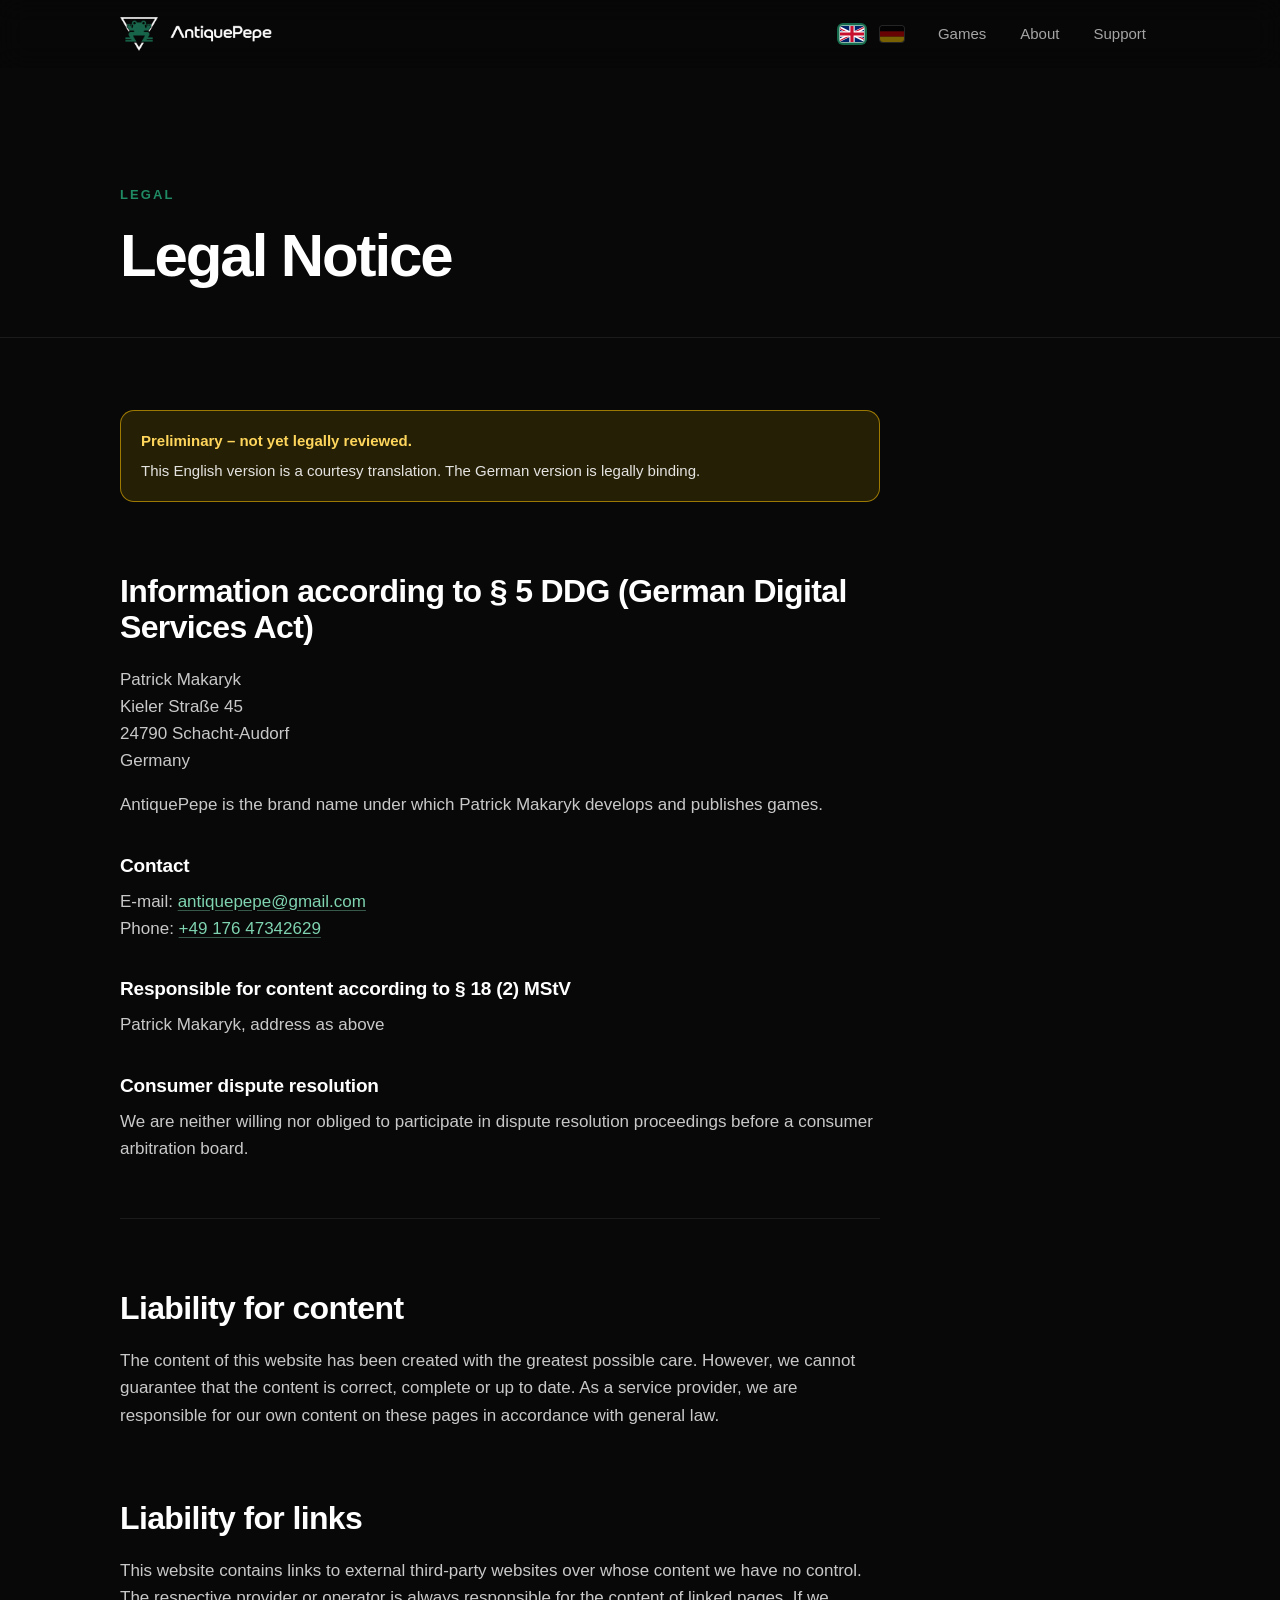
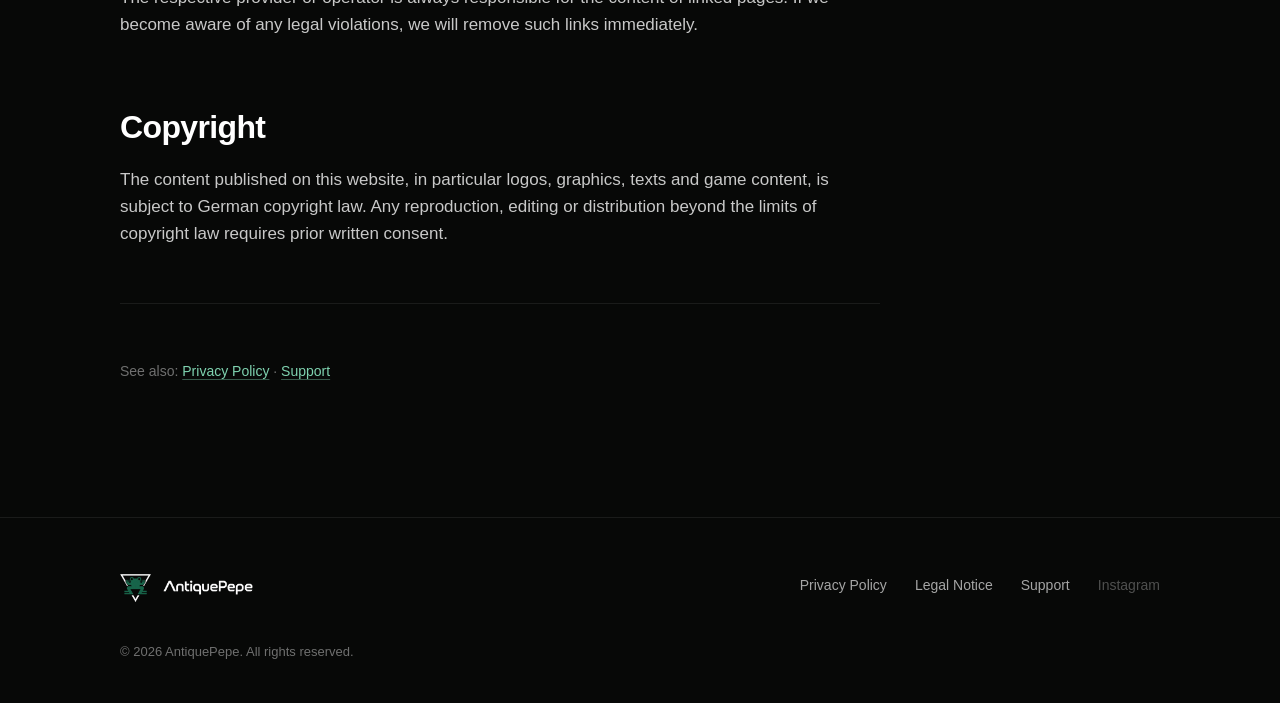
<file: imprint.html>
<!doctype html>
<html lang="de" class="no-js" data-title-key="imprint.title">
<head>
  <meta charset="utf-8">
  <meta name="viewport" content="width=device-width, initial-scale=1, viewport-fit=cover">
  <title>Impressum / Legal Notice – AntiquePepe</title>
  <meta name="description" content="Impressum (Legal Notice) von AntiquePepe.">
  <meta name="theme-color" content="#070807">
  <meta name="robots" content="noindex">
  <link rel="canonical" href="https://antiquepepe.github.io/imprint.html">
  <link rel="icon" type="image/png" sizes="64x64" href="assets/logos/favicon-64.png">
  <link rel="apple-touch-icon" href="assets/logos/apple-touch-icon.png">
  <link rel="stylesheet" href="style.css?v=4">
  <script src="script.js?v=4" defer></script>
</head>
<body>
  <a class="skip-link" href="#main" data-i18n="skip">Zum Inhalt springen</a>

  <header class="site-header">
    <div class="container header-inner">
      <a class="brand" href="./" aria-label="AntiquePepe – Home" data-i18n-attr="aria-label:home">
        <img src="assets/logos/antiquepepe-mark-sm.png" alt="" width="38" height="34">
        <img class="brand-wordmark" src="assets/logos/antiquepepe-wordmark-sm.png" alt="AntiquePepe" width="108" height="18">
      </a>
      <div class="header-right">
        <div class="lang-flags" role="group" aria-label="Language" data-i18n-attr="aria-label:lang.label">
          <button class="flag-btn" type="button" data-set-lang="en" lang="en" aria-pressed="false" aria-label="English" title="English">
            <svg viewBox="0 0 60 30" preserveAspectRatio="xMidYMid slice" aria-hidden="true"><clipPath id="flag-uk-clip"><path d="M30,15 h30 v15 z v15 h-30 z h-30 v-15 z v-15 h30 z"/></clipPath><rect width="60" height="30" fill="#012169"/><path d="M0,0 L60,30 M60,0 L0,30" stroke="#fff" stroke-width="6"/><path d="M0,0 L60,30 M60,0 L0,30" clip-path="url(#flag-uk-clip)" stroke="#C8102E" stroke-width="4"/><path d="M30,0 v30 M0,15 h60" stroke="#fff" stroke-width="10"/><path d="M30,0 v30 M0,15 h60" stroke="#C8102E" stroke-width="6"/></svg>
          </button>
          <button class="flag-btn" type="button" data-set-lang="de" lang="de" aria-pressed="false" aria-label="Deutsch" title="Deutsch">
            <svg viewBox="0 0 5 3" preserveAspectRatio="xMidYMid slice" aria-hidden="true"><rect width="5" height="1" fill="#000"/><rect y="1" width="5" height="1" fill="#DD0000"/><rect y="2" width="5" height="1" fill="#FFCE00"/></svg>
          </button>
        </div>
        <nav class="nav" aria-label="Main" data-i18n-attr="aria-label:nav.label">
          <button class="nav-toggle" type="button" aria-expanded="false" aria-controls="nav-list" aria-label="Open menu">
          <span class="nav-toggle-bar"></span><span class="nav-toggle-bar"></span><span class="nav-toggle-bar"></span>
        </button>
        <ul class="nav-list" id="nav-list">
          <li><a href="./#games" data-i18n="nav.games">Games</a></li>
          <li><a href="./#about" data-i18n="nav.about">About</a></li>
          <li><a href="support.html" data-i18n="nav.support">Support</a></li>
        </ul>
        </nav>
      </div>
    </div>
  </header>

  <main id="main">
    <section class="page-hero">
      <div class="container">
        <span class="eyebrow" data-i18n="imprint.eyebrow">Rechtliches</span>
        <h1 data-i18n="imprint.h1">Impressum</h1>
      </div>
    </section>

    <div class="container">
      <div class="prose">

<!-- ============ ENGLISH (courtesy translation) ============ -->
<div class="lang-block" lang="en" id="en">
        <div class="notice" role="note">
          <div>
            <p><strong>Preliminary – not yet legally reviewed.</strong></p>
            <p>This English version is a courtesy translation. The German version is legally binding.</p>
          </div>
        </div>

        <h2>Information according to § 5 DDG (German Digital Services Act)</h2>
        <address>
          Patrick Makaryk<br>
          Kieler Straße 45<br>
          24790 Schacht-Audorf<br>
          Germany
        </address>
        <p>AntiquePepe is the brand name under which Patrick Makaryk develops and publishes games.</p>

        <h3>Contact</h3>
        <p>
          E-mail: <a href="mailto:antiquepepe@gmail.com">antiquepepe@gmail.com</a><br>
          Phone: <a href="tel:+4917647342629">+49 176 47342629</a>
        </p>

        <h3>Responsible for content according to § 18 (2) MStV</h3>
        <p>Patrick Makaryk, address as above</p>

        <h3>Consumer dispute resolution</h3>
        <p>We are neither willing nor obliged to participate in dispute resolution proceedings before a consumer arbitration board.</p>

        <hr>

        <h2>Liability for content</h2>
        <p>The content of this website has been created with the greatest possible care. However, we cannot guarantee that the content is correct, complete or up to date. As a service provider, we are responsible for our own content on these pages in accordance with general law.</p>

        <h2>Liability for links</h2>
        <p>This website contains links to external third-party websites over whose content we have no control. The respective provider or operator is always responsible for the content of linked pages. If we become aware of any legal violations, we will remove such links immediately.</p>

        <h2>Copyright</h2>
        <p>The content published on this website, in particular logos, graphics, texts and game content, is subject to German copyright law. Any reproduction, editing or distribution beyond the limits of copyright law requires prior written consent.</p>

        <hr>
        <p class="muted">See also: <a href="privacy.html#en">Privacy Policy</a> · <a href="support.html">Support</a></p>
</div>

<!-- ============ DEUTSCH (maßgeblich) ============ -->
<div class="lang-block" lang="de" id="de">
        <div class="notice" role="note">
          <div>
            <p><strong>Vorläufig – noch nicht rechtlich geprüft.</strong></p>
            <p>Mit <span class="todo">[PRÜFEN]</span> markierte Angaben müssen vor der Veröffentlichung von Apps geprüft werden.</p>
          </div>
        </div>

        <h2>Angaben gemäß § 5 DDG</h2>
        <address>
          Patrick Makaryk<br>
          Kieler Straße 45<br>
          24790 Schacht-Audorf<br>
          Deutschland
        </address>
        <p>AntiquePepe ist der Markenname, unter dem Patrick Makaryk Spiele entwickelt und veröffentlicht.</p>

        <h3>Kontakt</h3>
        <p>
          E-Mail: <a href="mailto:antiquepepe@gmail.com">antiquepepe@gmail.com</a><br>
          Telefon: <a href="tel:+4917647342629">+49 176 47342629</a>
        </p>

        <h3>Verantwortlich für den Inhalt nach § 18 Abs. 2 MStV</h3>
        <p>Patrick Makaryk, Anschrift wie oben</p>

        <h3>Verbraucherstreitbeilegung</h3>
        <p>Wir sind nicht bereit und nicht verpflichtet, an Streitbeilegungsverfahren vor einer Verbraucherschlichtungsstelle teilzunehmen. <span class="todo">[PRÜFEN]</span></p>

        <hr>

        <h2>Haftung für Inhalte</h2>
        <p>Die Inhalte dieser Website wurden mit größtmöglicher Sorgfalt erstellt. Für die Richtigkeit, Vollständigkeit und Aktualität der Inhalte können wir jedoch keine Gewähr übernehmen. Als Diensteanbieter sind wir für eigene Inhalte auf diesen Seiten nach den allgemeinen Gesetzen verantwortlich.</p>

        <h2>Haftung für Links</h2>
        <p>Diese Website enthält Links zu externen Websites Dritter, auf deren Inhalte wir keinen Einfluss haben. Für die Inhalte der verlinkten Seiten ist stets der jeweilige Anbieter oder Betreiber verantwortlich. Bei Bekanntwerden von Rechtsverletzungen werden wir derartige Links umgehend entfernen.</p>

        <h2>Urheberrecht</h2>
        <p>Die auf dieser Website veröffentlichten Inhalte, insbesondere Logos, Grafiken, Texte und Spielinhalte, unterliegen dem deutschen Urheberrecht. Eine Vervielfältigung, Bearbeitung oder Verbreitung außerhalb der Grenzen des Urheberrechts bedarf der vorherigen schriftlichen Zustimmung.</p>

        <hr>
        <p class="muted">Siehe auch: <a href="privacy.html#de">Datenschutzerklärung</a> · <a href="support.html">Support</a></p>
</div>
      </div>
    </div>
  </main>

  <footer class="site-footer">
    <div class="container">
      <div class="footer-inner">
        <a class="footer-brand" href="./">
          <img src="assets/logos/antiquepepe-mark-sm.png" alt="" width="31" height="28">
          <img class="footer-wordmark" src="assets/logos/antiquepepe-wordmark-sm.png" alt="AntiquePepe" width="96" height="16">
        </a>
        <ul class="footer-links">
          <li><a href="privacy.html" data-i18n="footer.privacy">Privacy Policy</a></li>
          <li><a href="imprint.html" aria-current="page" data-i18n="footer.imprint">Legal Notice</a></li>
          <li><a href="support.html" data-i18n="nav.support">Support</a></li>
          <li><a class="is-disabled" data-store-link data-href="" aria-disabled="true">Instagram</a></li>
        </ul>
      </div>
      <p class="copyright">© <span data-year>2026</span> AntiquePepe. <span data-i18n="footer.rights">All rights reserved.</span></p>
    </div>
  </footer>
</body>
</html>
</file>
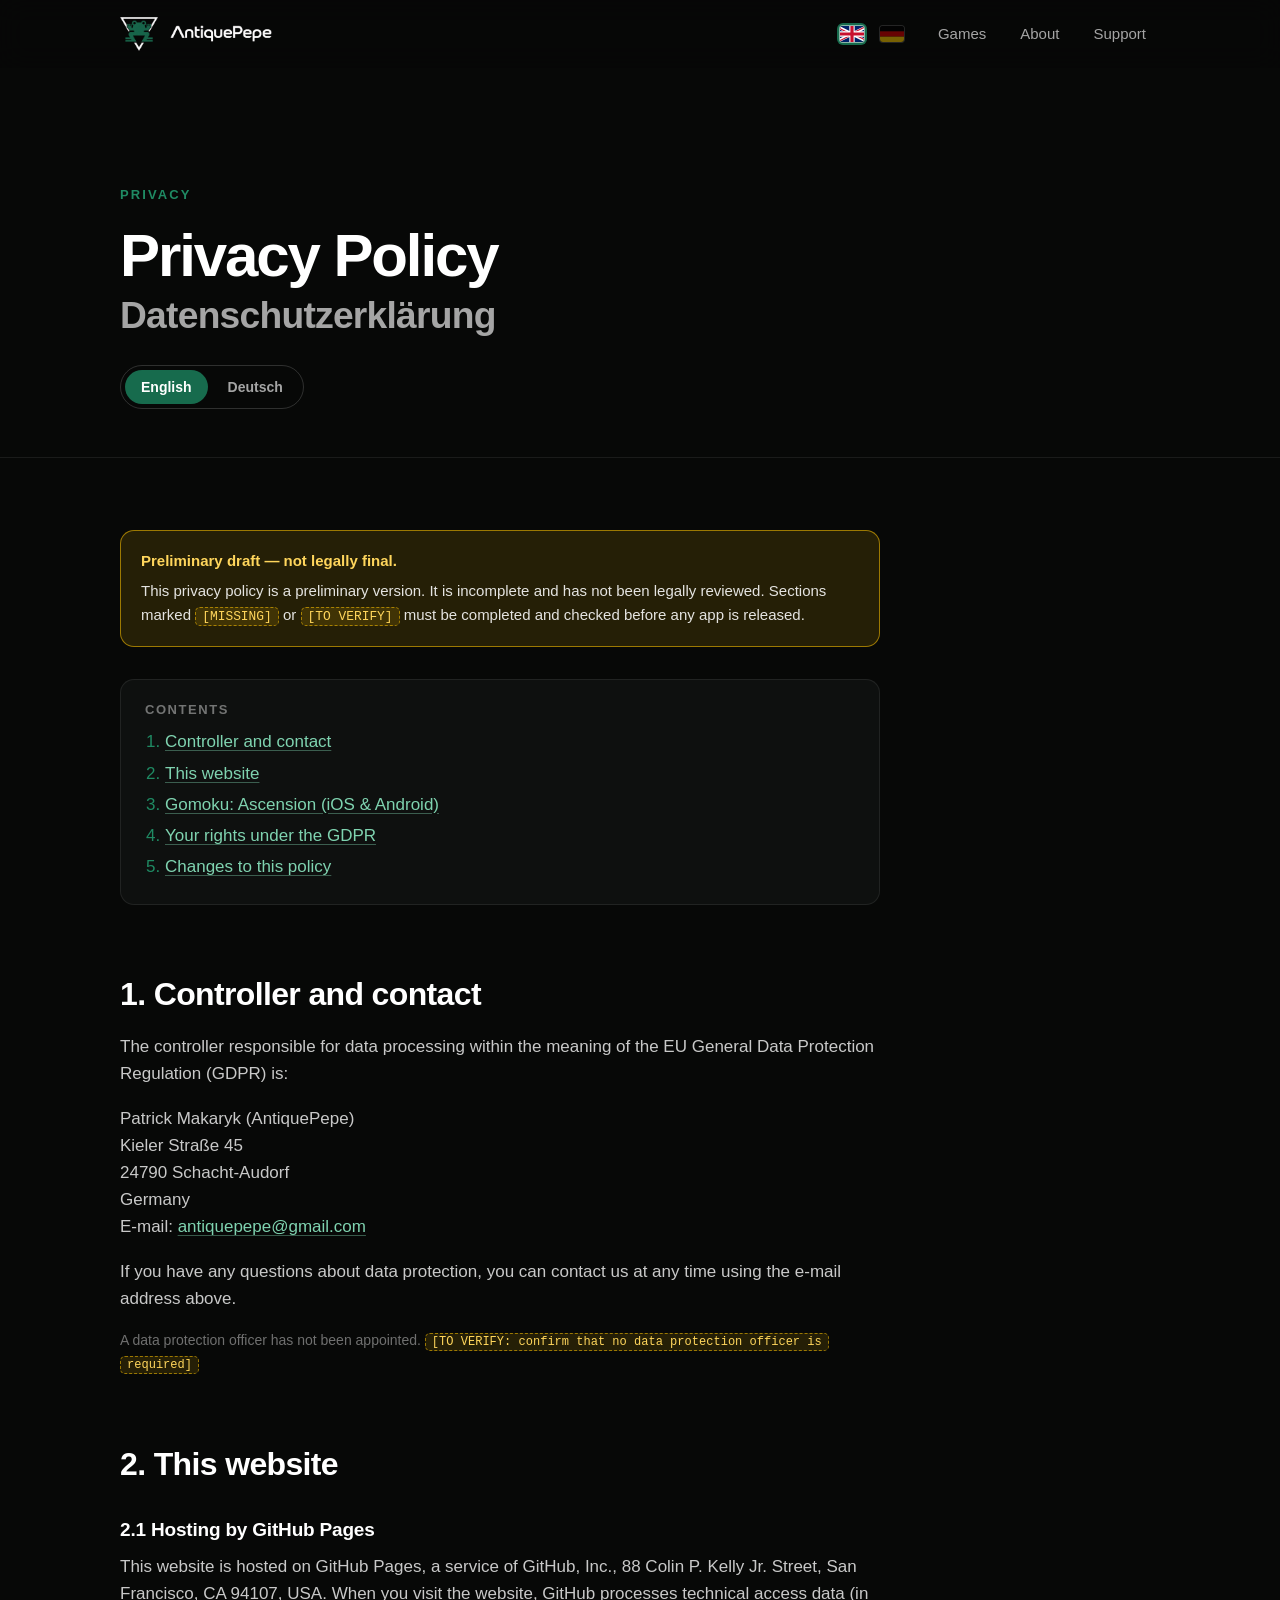
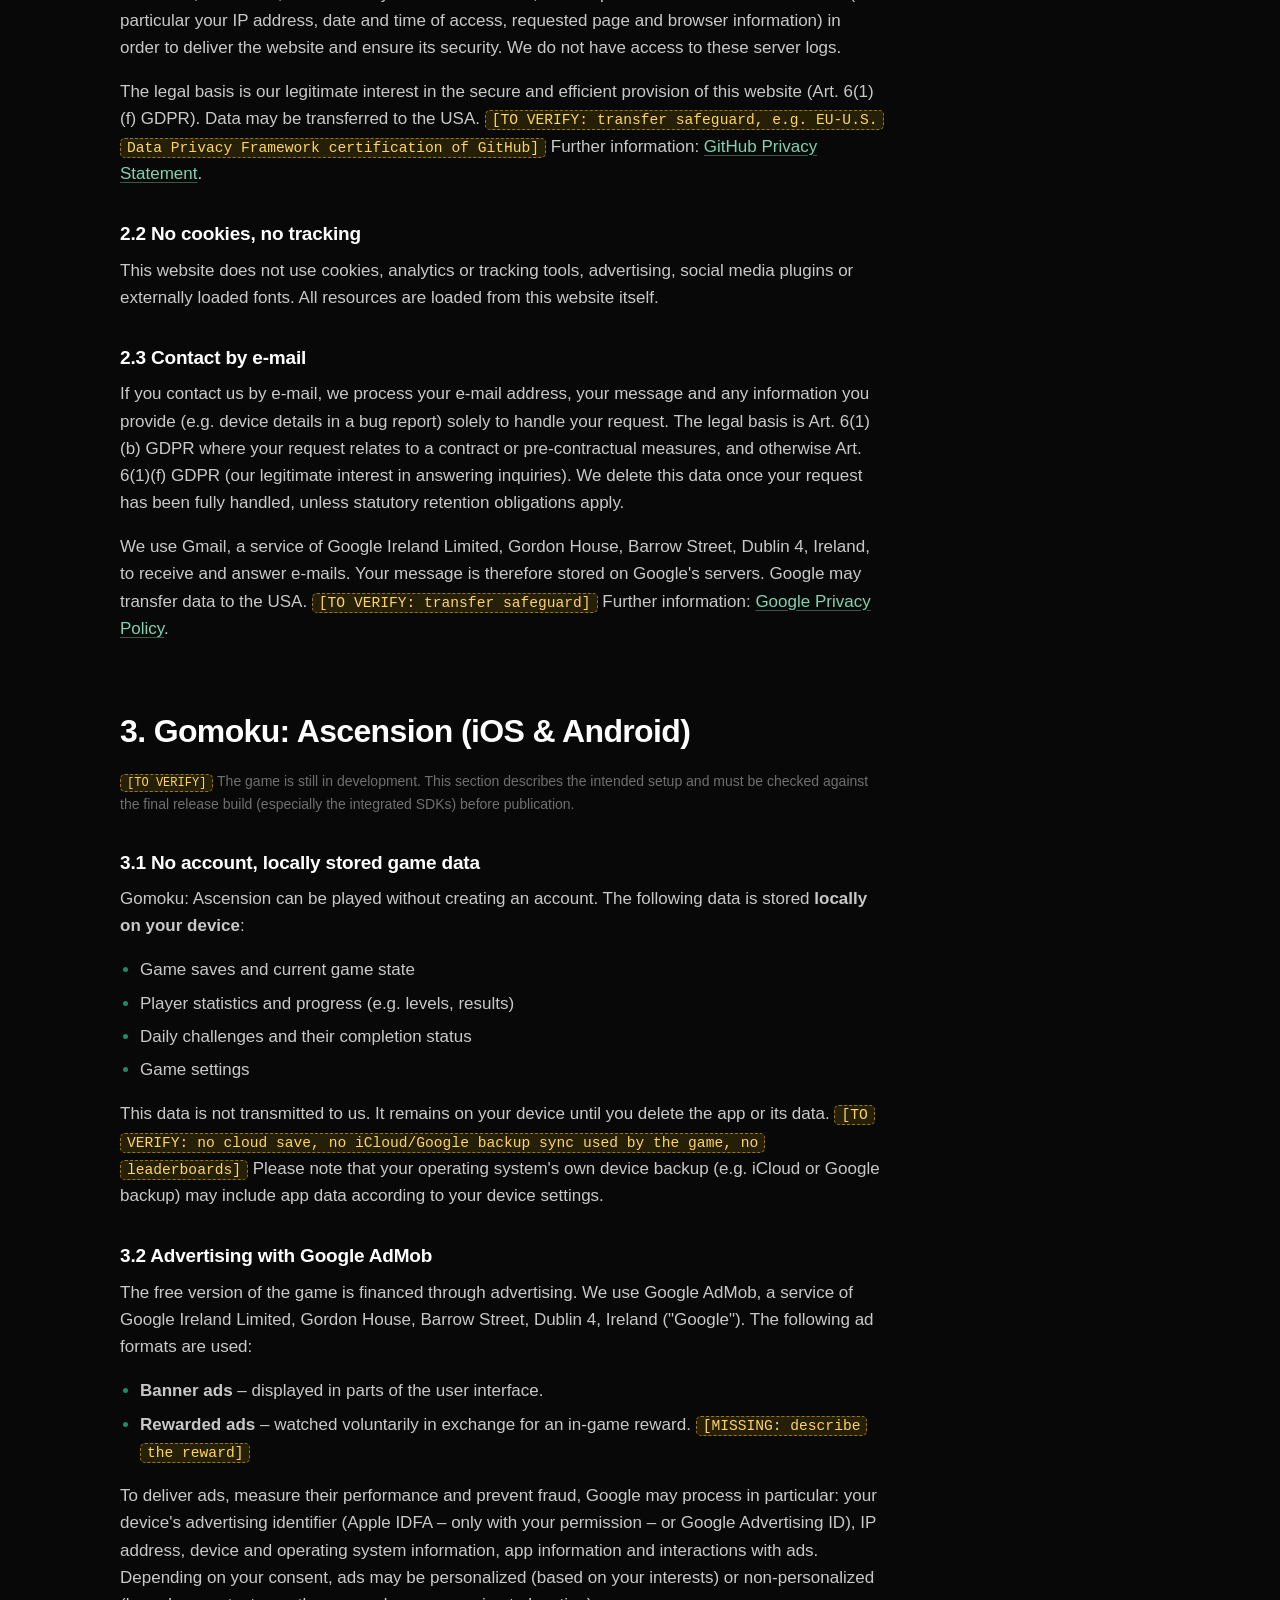
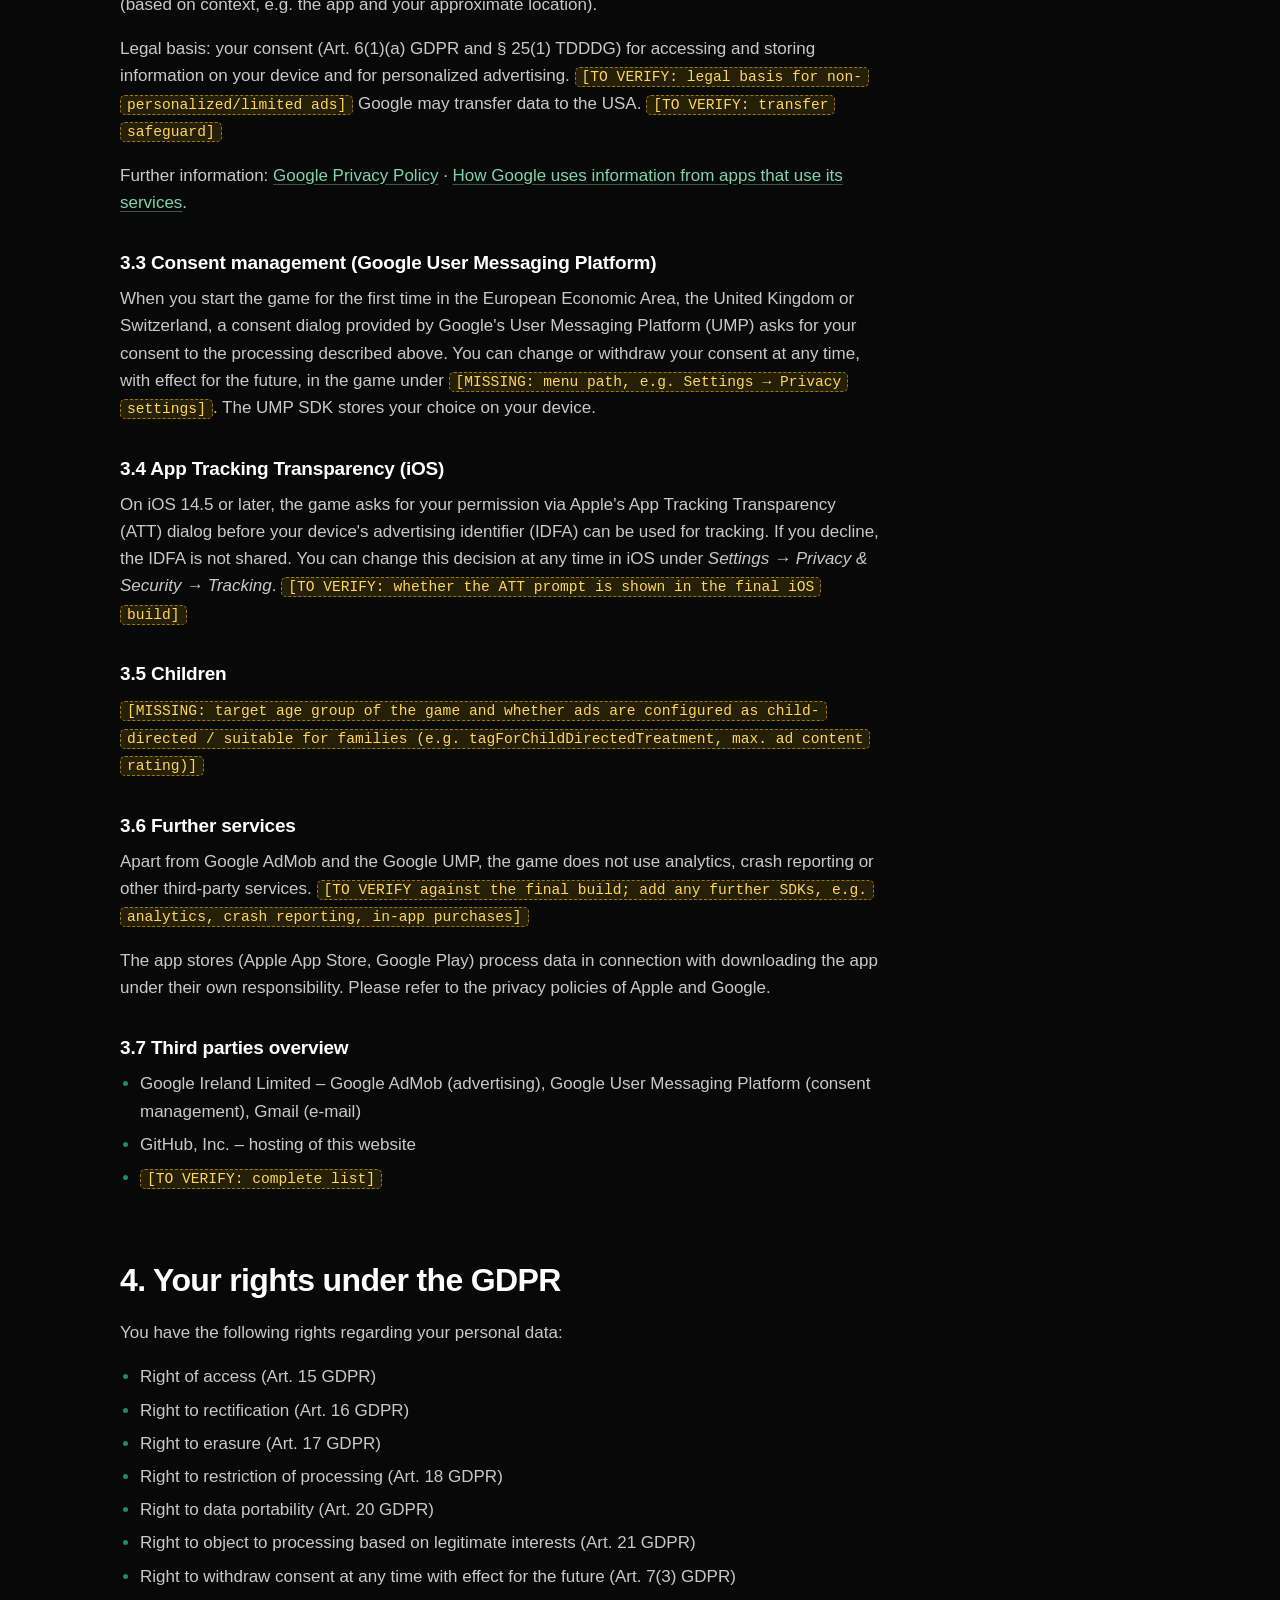
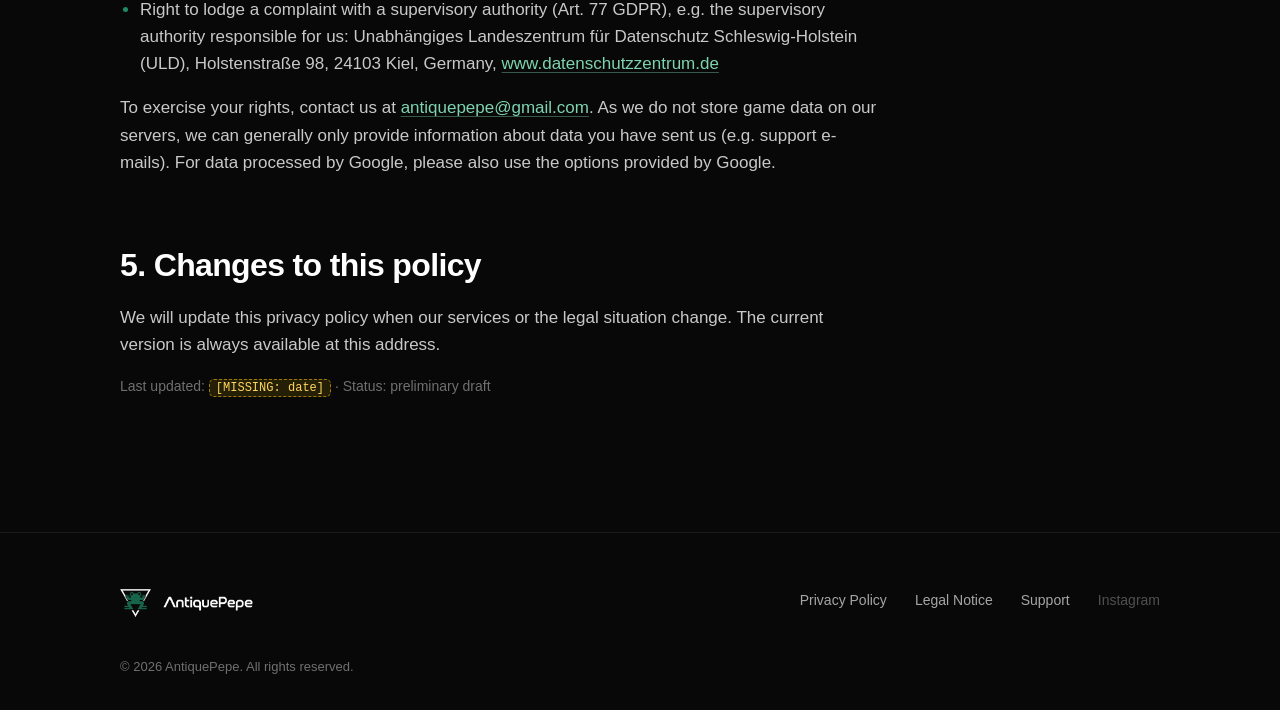
<file: privacy.html>
<!doctype html>
<html lang="en" class="no-js" data-title-key="privacy.title">
<head>
  <meta charset="utf-8">
  <meta name="viewport" content="width=device-width, initial-scale=1, viewport-fit=cover">
  <title>Privacy Policy / Datenschutzerklärung – AntiquePepe</title>
  <meta name="description" content="Privacy Policy for the AntiquePepe website and games, including Gomoku: Ascension. Datenschutzerklärung auf Deutsch und Englisch.">
  <meta name="theme-color" content="#070807">
  <link rel="canonical" href="https://antiquepepe.github.io/privacy.html">
  <link rel="icon" type="image/png" sizes="64x64" href="assets/logos/favicon-64.png">
  <link rel="apple-touch-icon" href="assets/logos/apple-touch-icon.png">
  <link rel="stylesheet" href="style.css?v=4">
  <script src="script.js?v=4" defer></script>
</head>
<body>
  <a class="skip-link" href="#main" data-i18n="skip">Skip to content</a>

  <header class="site-header">
    <div class="container header-inner">
      <a class="brand" href="./" aria-label="AntiquePepe – Home" data-i18n-attr="aria-label:home">
        <img src="assets/logos/antiquepepe-mark-sm.png" alt="" width="38" height="34">
        <img class="brand-wordmark" src="assets/logos/antiquepepe-wordmark-sm.png" alt="AntiquePepe" width="108" height="18">
      </a>
      <div class="header-right">
        <div class="lang-flags" role="group" aria-label="Language" data-i18n-attr="aria-label:lang.label">
          <button class="flag-btn" type="button" data-set-lang="en" lang="en" aria-pressed="false" aria-label="English" title="English">
            <svg viewBox="0 0 60 30" preserveAspectRatio="xMidYMid slice" aria-hidden="true"><clipPath id="flag-uk-clip"><path d="M30,15 h30 v15 z v15 h-30 z h-30 v-15 z v-15 h30 z"/></clipPath><rect width="60" height="30" fill="#012169"/><path d="M0,0 L60,30 M60,0 L0,30" stroke="#fff" stroke-width="6"/><path d="M0,0 L60,30 M60,0 L0,30" clip-path="url(#flag-uk-clip)" stroke="#C8102E" stroke-width="4"/><path d="M30,0 v30 M0,15 h60" stroke="#fff" stroke-width="10"/><path d="M30,0 v30 M0,15 h60" stroke="#C8102E" stroke-width="6"/></svg>
          </button>
          <button class="flag-btn" type="button" data-set-lang="de" lang="de" aria-pressed="false" aria-label="Deutsch" title="Deutsch">
            <svg viewBox="0 0 5 3" preserveAspectRatio="xMidYMid slice" aria-hidden="true"><rect width="5" height="1" fill="#000"/><rect y="1" width="5" height="1" fill="#DD0000"/><rect y="2" width="5" height="1" fill="#FFCE00"/></svg>
          </button>
        </div>
        <nav class="nav" aria-label="Main" data-i18n-attr="aria-label:nav.label">
          <button class="nav-toggle" type="button" aria-expanded="false" aria-controls="nav-list" aria-label="Open menu">
          <span class="nav-toggle-bar"></span><span class="nav-toggle-bar"></span><span class="nav-toggle-bar"></span>
        </button>
        <ul class="nav-list" id="nav-list">
          <li><a href="./#games" data-i18n="nav.games">Games</a></li>
          <li><a href="./#about" data-i18n="nav.about">About</a></li>
          <li><a href="support.html" data-i18n="nav.support">Support</a></li>
        </ul>
        </nav>
      </div>
    </div>
  </header>

  <main id="main">
    <section class="page-hero">
      <div class="container">
        <span class="eyebrow">Privacy</span>
        <h1>Privacy Policy <span class="h1-sub" lang="de">Datenschutzerklärung</span></h1>
        <div class="lang-switch" role="group" aria-label="Language / Sprache">
          <a href="#en" data-lang="en" class="is-active" hreflang="en">English</a>
          <a href="#de" data-lang="de" hreflang="de">Deutsch</a>
        </div>
      </div>
    </section>

    <div class="container">
      <div class="prose">

<!-- =====================================================================
     ENGLISH
     ===================================================================== -->
<div class="lang-block" lang="en" id="en">

  <div class="notice" role="note">
    <div>
      <p><strong>Preliminary draft — not legally final.</strong></p>
      <p>This privacy policy is a preliminary version. It is incomplete and has not been legally reviewed. Sections marked <span class="todo">[MISSING]</span> or <span class="todo">[TO VERIFY]</span> must be completed and checked before any app is released.</p>
    </div>
  </div>

  <nav class="toc" aria-label="Contents">
    <p>Contents</p>
    <ol>
      <li><a href="#en-controller">Controller and contact</a></li>
      <li><a href="#en-website">This website</a></li>
      <li><a href="#en-gomoku">Gomoku: Ascension (iOS &amp; Android)</a></li>
      <li><a href="#en-rights">Your rights under the GDPR</a></li>
      <li><a href="#en-changes">Changes to this policy</a></li>
    </ol>
  </nav>

  <h2 id="en-controller">1. Controller and contact</h2>
  <p>The controller responsible for data processing within the meaning of the EU General Data Protection Regulation (GDPR) is:</p>
  <address>
    Patrick Makaryk (AntiquePepe)<br>
    Kieler Straße 45<br>
    24790 Schacht-Audorf<br>
    Germany<br>
    E-mail: <a href="mailto:antiquepepe@gmail.com">antiquepepe@gmail.com</a>
  </address>
  <p>If you have any questions about data protection, you can contact us at any time using the e-mail address above.</p>
  <p class="muted">A data protection officer has not been appointed. <span class="todo">[TO VERIFY: confirm that no data protection officer is required]</span></p>

  <h2 id="en-website">2. This website</h2>
  <h3>2.1 Hosting by GitHub Pages</h3>
  <p>This website is hosted on GitHub Pages, a service of GitHub, Inc., 88 Colin P. Kelly Jr. Street, San Francisco, CA 94107, USA. When you visit the website, GitHub processes technical access data (in particular your IP address, date and time of access, requested page and browser information) in order to deliver the website and ensure its security. We do not have access to these server logs.</p>
  <p>The legal basis is our legitimate interest in the secure and efficient provision of this website (Art. 6(1)(f) GDPR). Data may be transferred to the USA. <span class="todo">[TO VERIFY: transfer safeguard, e.g. EU-U.S. Data Privacy Framework certification of GitHub]</span> Further information: <a href="https://docs.github.com/en/site-policy/privacy-policies/github-general-privacy-statement" rel="noopener" target="_blank">GitHub Privacy Statement</a>.</p>
  <h3>2.2 No cookies, no tracking</h3>
  <p>This website does not use cookies, analytics or tracking tools, advertising, social media plugins or externally loaded fonts. All resources are loaded from this website itself.</p>
  <h3>2.3 Contact by e-mail</h3>
  <p>If you contact us by e-mail, we process your e-mail address, your message and any information you provide (e.g. device details in a bug report) solely to handle your request. The legal basis is Art. 6(1)(b) GDPR where your request relates to a contract or pre-contractual measures, and otherwise Art. 6(1)(f) GDPR (our legitimate interest in answering inquiries). We delete this data once your request has been fully handled, unless statutory retention obligations apply.</p>
  <p>We use Gmail, a service of Google Ireland Limited, Gordon House, Barrow Street, Dublin 4, Ireland, to receive and answer e-mails. Your message is therefore stored on Google's servers. Google may transfer data to the USA. <span class="todo">[TO VERIFY: transfer safeguard]</span> Further information: <a href="https://policies.google.com/privacy" rel="noopener" target="_blank">Google Privacy Policy</a>.</p>

  <h2 id="en-gomoku">3. Gomoku: Ascension (iOS &amp; Android)</h2>
  <p class="muted"><span class="todo">[TO VERIFY]</span> The game is still in development. This section describes the intended setup and must be checked against the final release build (especially the integrated SDKs) before publication.</p>

  <h3>3.1 No account, locally stored game data</h3>
  <p>Gomoku: Ascension can be played without creating an account. The following data is stored <strong>locally on your device</strong>:</p>
  <ul>
    <li>Game saves and current game state</li>
    <li>Player statistics and progress (e.g. levels, results)</li>
    <li>Daily challenges and their completion status</li>
    <li>Game settings</li>
  </ul>
  <p>This data is not transmitted to us. It remains on your device until you delete the app or its data. <span class="todo">[TO VERIFY: no cloud save, no iCloud/Google backup sync used by the game, no leaderboards]</span> Please note that your operating system's own device backup (e.g. iCloud or Google backup) may include app data according to your device settings.</p>

  <h3>3.2 Advertising with Google AdMob</h3>
  <p>The free version of the game is financed through advertising. We use Google AdMob, a service of Google Ireland Limited, Gordon House, Barrow Street, Dublin 4, Ireland ("Google"). The following ad formats are used:</p>
  <ul>
    <li><strong>Banner ads</strong> – displayed in parts of the user interface.</li>
    <li><strong>Rewarded ads</strong> – watched voluntarily in exchange for an in-game reward. <span class="todo">[MISSING: describe the reward]</span></li>
  </ul>
  <p>To deliver ads, measure their performance and prevent fraud, Google may process in particular: your device's advertising identifier (Apple IDFA – only with your permission – or Google Advertising ID), IP address, device and operating system information, app information and interactions with ads. Depending on your consent, ads may be personalized (based on your interests) or non-personalized (based on context, e.g. the app and your approximate location).</p>
  <p>Legal basis: your consent (Art. 6(1)(a) GDPR and § 25(1) TDDDG) for accessing and storing information on your device and for personalized advertising. <span class="todo">[TO VERIFY: legal basis for non-personalized/limited ads]</span> Google may transfer data to the USA. <span class="todo">[TO VERIFY: transfer safeguard]</span></p>
  <p>Further information: <a href="https://policies.google.com/privacy" rel="noopener" target="_blank">Google Privacy Policy</a> · <a href="https://policies.google.com/technologies/partner-sites" rel="noopener" target="_blank">How Google uses information from apps that use its services</a>.</p>

  <h3>3.3 Consent management (Google User Messaging Platform)</h3>
  <p>When you start the game for the first time in the European Economic Area, the United Kingdom or Switzerland, a consent dialog provided by Google's User Messaging Platform (UMP) asks for your consent to the processing described above. You can change or withdraw your consent at any time, with effect for the future, in the game under <span class="todo">[MISSING: menu path, e.g. Settings → Privacy settings]</span>. The UMP SDK stores your choice on your device.</p>

  <h3>3.4 App Tracking Transparency (iOS)</h3>
  <p>On iOS 14.5 or later, the game asks for your permission via Apple's App Tracking Transparency (ATT) dialog before your device's advertising identifier (IDFA) can be used for tracking. If you decline, the IDFA is not shared. You can change this decision at any time in iOS under <em>Settings → Privacy &amp; Security → Tracking</em>. <span class="todo">[TO VERIFY: whether the ATT prompt is shown in the final iOS build]</span></p>

  <h3>3.5 Children</h3>
  <p><span class="todo">[MISSING: target age group of the game and whether ads are configured as child-directed / suitable for families (e.g. tagForChildDirectedTreatment, max. ad content rating)]</span></p>

  <h3>3.6 Further services</h3>
  <p>Apart from Google AdMob and the Google UMP, the game does not use analytics, crash reporting or other third-party services. <span class="todo">[TO VERIFY against the final build; add any further SDKs, e.g. analytics, crash reporting, in-app purchases]</span></p>
  <p>The app stores (Apple App Store, Google Play) process data in connection with downloading the app under their own responsibility. Please refer to the privacy policies of Apple and Google.</p>

  <h3>3.7 Third parties overview</h3>
  <ul>
    <li>Google Ireland Limited – Google AdMob (advertising), Google User Messaging Platform (consent management), Gmail (e-mail)</li>
    <li>GitHub, Inc. – hosting of this website</li>
    <li><span class="todo">[TO VERIFY: complete list]</span></li>
  </ul>

  <h2 id="en-rights">4. Your rights under the GDPR</h2>
  <p>You have the following rights regarding your personal data:</p>
  <ul>
    <li>Right of access (Art. 15 GDPR)</li>
    <li>Right to rectification (Art. 16 GDPR)</li>
    <li>Right to erasure (Art. 17 GDPR)</li>
    <li>Right to restriction of processing (Art. 18 GDPR)</li>
    <li>Right to data portability (Art. 20 GDPR)</li>
    <li>Right to object to processing based on legitimate interests (Art. 21 GDPR)</li>
    <li>Right to withdraw consent at any time with effect for the future (Art. 7(3) GDPR)</li>
    <li>Right to lodge a complaint with a supervisory authority (Art. 77 GDPR), e.g. the supervisory authority responsible for us: Unabhängiges Landeszentrum für Datenschutz Schleswig-Holstein (ULD), Holstenstraße 98, 24103 Kiel, Germany, <a href="https://www.datenschutzzentrum.de" rel="noopener" target="_blank">www.datenschutzzentrum.de</a></li>
  </ul>
  <p>To exercise your rights, contact us at <a href="mailto:antiquepepe@gmail.com">antiquepepe@gmail.com</a>. As we do not store game data on our servers, we can generally only provide information about data you have sent us (e.g. support e-mails). For data processed by Google, please also use the options provided by Google.</p>

  <h2 id="en-changes">5. Changes to this policy</h2>
  <p>We will update this privacy policy when our services or the legal situation change. The current version is always available at this address.</p>
  <p class="muted">Last updated: <span class="todo">[MISSING: date]</span> · Status: preliminary draft</p>
</div>

<!-- =====================================================================
     DEUTSCH
     ===================================================================== -->
<div class="lang-block" lang="de" id="de">

  <div class="notice" role="note">
    <div>
      <p><strong>Vorläufiger Entwurf – rechtlich nicht final.</strong></p>
      <p>Diese Datenschutzerklärung ist eine vorläufige Fassung. Sie ist unvollständig und wurde nicht rechtlich geprüft. Mit <span class="todo">[FEHLT]</span> oder <span class="todo">[PRÜFEN]</span> markierte Stellen müssen vor der Veröffentlichung einer App ergänzt und geprüft werden.</p>
    </div>
  </div>

  <nav class="toc" aria-label="Inhalt">
    <p>Inhalt</p>
    <ol>
      <li><a href="#de-controller">Verantwortlicher und Kontakt</a></li>
      <li><a href="#de-website">Diese Website</a></li>
      <li><a href="#de-gomoku">Gomoku: Ascension (iOS &amp; Android)</a></li>
      <li><a href="#de-rights">Ihre Rechte nach der DSGVO</a></li>
      <li><a href="#de-changes">Änderungen dieser Erklärung</a></li>
    </ol>
  </nav>

  <h2 id="de-controller">1. Verantwortlicher und Kontakt</h2>
  <p>Verantwortlicher im Sinne der Datenschutz-Grundverordnung (DSGVO) ist:</p>
  <address>
    Patrick Makaryk (AntiquePepe)<br>
    Kieler Straße 45<br>
    24790 Schacht-Audorf<br>
    Deutschland<br>
    E-Mail: <a href="mailto:antiquepepe@gmail.com">antiquepepe@gmail.com</a>
  </address>
  <p>Bei Fragen zum Datenschutz können Sie sich jederzeit über die oben genannte E-Mail-Adresse an uns wenden.</p>
  <p class="muted">Ein Datenschutzbeauftragter ist nicht benannt. <span class="todo">[PRÜFEN: bestätigen, dass keine Pflicht zur Benennung besteht]</span></p>

  <h2 id="de-website">2. Diese Website</h2>
  <h3>2.1 Hosting über GitHub Pages</h3>
  <p>Diese Website wird über GitHub Pages bereitgestellt, einen Dienst der GitHub, Inc., 88 Colin P. Kelly Jr. Street, San Francisco, CA 94107, USA. Beim Aufruf der Website verarbeitet GitHub technische Zugriffsdaten (insbesondere IP-Adresse, Datum und Uhrzeit des Zugriffs, aufgerufene Seite und Browserinformationen), um die Website auszuliefern und ihre Sicherheit zu gewährleisten. Wir selbst haben keinen Zugriff auf diese Server-Logs.</p>
  <p>Rechtsgrundlage ist unser berechtigtes Interesse an einer sicheren und effizienten Bereitstellung der Website (Art. 6 Abs. 1 lit. f DSGVO). Eine Übermittlung in die USA ist möglich. <span class="todo">[PRÜFEN: Garantie für die Übermittlung, z. B. Zertifizierung von GitHub nach dem EU-U.S. Data Privacy Framework]</span> Weitere Informationen: <a href="https://docs.github.com/en/site-policy/privacy-policies/github-general-privacy-statement" rel="noopener" target="_blank">Datenschutzerklärung von GitHub</a>.</p>
  <h3>2.2 Keine Cookies, kein Tracking</h3>
  <p>Diese Website verwendet keine Cookies, keine Analyse- oder Tracking-Dienste, keine Werbung, keine Social-Media-Plugins und keine extern geladenen Schriftarten. Alle Inhalte werden direkt von dieser Website geladen.</p>
  <h3>2.3 Kontakt per E-Mail</h3>
  <p>Wenn Sie uns per E-Mail kontaktieren, verarbeiten wir Ihre E-Mail-Adresse, Ihre Nachricht und die von Ihnen mitgeteilten Angaben (z. B. Geräteinformationen in einem Fehlerbericht) ausschließlich zur Bearbeitung Ihrer Anfrage. Rechtsgrundlage ist Art. 6 Abs. 1 lit. b DSGVO, soweit Ihre Anfrage mit einem Vertrag oder vorvertraglichen Maßnahmen zusammenhängt, im Übrigen Art. 6 Abs. 1 lit. f DSGVO (berechtigtes Interesse an der Beantwortung von Anfragen). Wir löschen die Daten, sobald Ihre Anfrage abschließend bearbeitet ist, sofern keine gesetzlichen Aufbewahrungspflichten entgegenstehen.</p>
  <p>Für den Empfang und die Beantwortung von E-Mails nutzen wir Gmail, einen Dienst der Google Ireland Limited, Gordon House, Barrow Street, Dublin 4, Irland. Ihre Nachricht wird daher auf Servern von Google gespeichert. Google kann Daten in die USA übermitteln. <span class="todo">[PRÜFEN: Garantie für die Übermittlung]</span> Weitere Informationen: <a href="https://policies.google.com/privacy?hl=de" rel="noopener" target="_blank">Datenschutzerklärung von Google</a>.</p>

  <h2 id="de-gomoku">3. Gomoku: Ascension (iOS &amp; Android)</h2>
  <p class="muted"><span class="todo">[PRÜFEN]</span> Das Spiel befindet sich noch in Entwicklung. Dieser Abschnitt beschreibt die geplante Umsetzung und muss vor der Veröffentlichung mit dem finalen Release-Build (insbesondere den eingebundenen SDKs) abgeglichen werden.</p>

  <h3>3.1 Kein Konto, lokal gespeicherte Spieldaten</h3>
  <p>Gomoku: Ascension kann ohne Benutzerkonto gespielt werden. Folgende Daten werden <strong>lokal auf Ihrem Gerät</strong> gespeichert:</p>
  <ul>
    <li>Spielstände und aktueller Spielzustand</li>
    <li>Spielerstatistiken und Fortschritt (z. B. Level, Ergebnisse)</li>
    <li>Tägliche Herausforderungen und deren Abschlussstatus</li>
    <li>Spieleinstellungen</li>
  </ul>
  <p>Diese Daten werden nicht an uns übermittelt. Sie verbleiben auf Ihrem Gerät, bis Sie die App oder deren Daten löschen. <span class="todo">[PRÜFEN: keine Cloud-Speicherstände, keine iCloud-/Google-Synchronisierung durch das Spiel, keine Bestenlisten]</span> Bitte beachten Sie, dass die Geräte-Datensicherung Ihres Betriebssystems (z. B. iCloud- oder Google-Backup) je nach Ihren Einstellungen App-Daten einschließen kann.</p>

  <h3>3.2 Werbung mit Google AdMob</h3>
  <p>Die kostenlose Version des Spiels wird durch Werbung finanziert. Wir nutzen Google AdMob, einen Dienst der Google Ireland Limited, Gordon House, Barrow Street, Dublin 4, Irland („Google“). Folgende Werbeformate werden eingesetzt:</p>
  <ul>
    <li><strong>Banner-Anzeigen</strong> – werden in Teilen der Benutzeroberfläche angezeigt.</li>
    <li><strong>Rewarded Ads (Anzeigen mit Belohnung)</strong> – werden freiwillig angesehen, um eine Belohnung im Spiel zu erhalten. <span class="todo">[FEHLT: Art der Belohnung beschreiben]</span></li>
  </ul>
  <p>Zur Auslieferung von Anzeigen, zur Erfolgsmessung und zur Betrugsprävention kann Google insbesondere folgende Daten verarbeiten: die Werbe-ID Ihres Geräts (Apple IDFA – nur mit Ihrer Erlaubnis – bzw. Google-Werbe-ID), IP-Adresse, Geräte- und Betriebssysteminformationen, App-Informationen sowie Interaktionen mit Anzeigen. Abhängig von Ihrer Einwilligung werden personalisierte (interessenbasierte) oder nicht personalisierte (kontextbasierte, z. B. anhand der App und Ihres ungefähren Standorts) Anzeigen ausgeliefert.</p>
  <p>Rechtsgrundlage: Ihre Einwilligung (Art. 6 Abs. 1 lit. a DSGVO und § 25 Abs. 1 TDDDG) für den Zugriff auf bzw. die Speicherung von Informationen auf Ihrem Gerät sowie für personalisierte Werbung. <span class="todo">[PRÜFEN: Rechtsgrundlage für nicht personalisierte/eingeschränkte Anzeigen]</span> Google kann Daten in die USA übermitteln. <span class="todo">[PRÜFEN: Garantie für die Übermittlung]</span></p>
  <p>Weitere Informationen: <a href="https://policies.google.com/privacy?hl=de" rel="noopener" target="_blank">Datenschutzerklärung von Google</a> · <a href="https://policies.google.com/technologies/partner-sites?hl=de" rel="noopener" target="_blank">Wie Google Daten aus Apps verwendet, die Google-Dienste nutzen</a>.</p>

  <h3>3.3 Einwilligungsverwaltung (Google User Messaging Platform)</h3>
  <p>Beim ersten Start des Spiels im Europäischen Wirtschaftsraum, im Vereinigten Königreich oder in der Schweiz werden Sie über einen Einwilligungsdialog der Google User Messaging Platform (UMP) um Ihre Einwilligung in die oben beschriebene Verarbeitung gebeten. Sie können Ihre Einwilligung jederzeit mit Wirkung für die Zukunft im Spiel unter <span class="todo">[FEHLT: Menüpfad, z. B. Einstellungen → Datenschutzeinstellungen]</span> ändern oder widerrufen. Das UMP-SDK speichert Ihre Auswahl auf Ihrem Gerät.</p>

  <h3>3.4 App Tracking Transparency (iOS)</h3>
  <p>Unter iOS 14.5 oder neuer fragt das Spiel über den App-Tracking-Transparency-Dialog (ATT) von Apple nach Ihrer Erlaubnis, bevor die Werbe-ID (IDFA) Ihres Geräts für Tracking verwendet werden darf. Lehnen Sie ab, wird die IDFA nicht weitergegeben. Sie können diese Entscheidung jederzeit in iOS unter <em>Einstellungen → Datenschutz &amp; Sicherheit → Tracking</em> ändern. <span class="todo">[PRÜFEN: ob der ATT-Dialog im finalen iOS-Build angezeigt wird]</span></p>

  <h3>3.5 Kinder</h3>
  <p><span class="todo">[FEHLT: Zielaltersgruppe des Spiels und ob Anzeigen als kinderfreundlich / für Familien konfiguriert sind (z. B. tagForChildDirectedTreatment, maximale Anzeigen-Altersfreigabe)]</span></p>

  <h3>3.6 Weitere Dienste</h3>
  <p>Neben Google AdMob und der Google UMP verwendet das Spiel keine Analyse-, Absturzberichts- oder sonstigen Drittanbieterdienste. <span class="todo">[PRÜFEN anhand des finalen Builds; ggf. weitere SDKs ergänzen, z. B. Analyse, Absturzberichte, In-App-Käufe]</span></p>
  <p>Die App-Stores (Apple App Store, Google Play) verarbeiten Daten im Zusammenhang mit dem Herunterladen der App in eigener Verantwortung. Bitte beachten Sie die Datenschutzerklärungen von Apple und Google.</p>

  <h3>3.7 Übersicht Drittanbieter</h3>
  <ul>
    <li>Google Ireland Limited – Google AdMob (Werbung), Google User Messaging Platform (Einwilligungsverwaltung), Gmail (E-Mail)</li>
    <li>GitHub, Inc. – Hosting dieser Website</li>
    <li><span class="todo">[PRÜFEN: Liste vervollständigen]</span></li>
  </ul>

  <h2 id="de-rights">4. Ihre Rechte nach der DSGVO</h2>
  <p>Sie haben hinsichtlich Ihrer personenbezogenen Daten folgende Rechte:</p>
  <ul>
    <li>Recht auf Auskunft (Art. 15 DSGVO)</li>
    <li>Recht auf Berichtigung (Art. 16 DSGVO)</li>
    <li>Recht auf Löschung (Art. 17 DSGVO)</li>
    <li>Recht auf Einschränkung der Verarbeitung (Art. 18 DSGVO)</li>
    <li>Recht auf Datenübertragbarkeit (Art. 20 DSGVO)</li>
    <li>Recht auf Widerspruch gegen Verarbeitungen auf Grundlage berechtigter Interessen (Art. 21 DSGVO)</li>
    <li>Recht, eine erteilte Einwilligung jederzeit mit Wirkung für die Zukunft zu widerrufen (Art. 7 Abs. 3 DSGVO)</li>
    <li>Recht auf Beschwerde bei einer Aufsichtsbehörde (Art. 77 DSGVO), z. B. bei der für uns zuständigen Aufsichtsbehörde: Unabhängiges Landeszentrum für Datenschutz Schleswig-Holstein (ULD), Holstenstraße 98, 24103 Kiel, <a href="https://www.datenschutzzentrum.de" rel="noopener" target="_blank">www.datenschutzzentrum.de</a></li>
  </ul>
  <p>Zur Ausübung Ihrer Rechte wenden Sie sich bitte an <a href="mailto:antiquepepe@gmail.com">antiquepepe@gmail.com</a>. Da wir keine Spieldaten auf eigenen Servern speichern, können wir in der Regel nur über Daten Auskunft geben, die Sie uns selbst übermittelt haben (z. B. Support-E-Mails). Für von Google verarbeitete Daten nutzen Sie bitte zusätzlich die von Google bereitgestellten Möglichkeiten.</p>

  <h2 id="de-changes">5. Änderungen dieser Erklärung</h2>
  <p>Wir passen diese Datenschutzerklärung an, wenn sich unsere Angebote oder die Rechtslage ändern. Die aktuelle Fassung ist stets unter dieser Adresse abrufbar.</p>
  <p class="muted">Stand: <span class="todo">[FEHLT: Datum]</span> · Status: vorläufiger Entwurf</p>
</div>

      </div>
    </div>
  </main>

  <footer class="site-footer">
    <div class="container">
      <div class="footer-inner">
        <a class="footer-brand" href="./">
          <img src="assets/logos/antiquepepe-mark-sm.png" alt="" width="31" height="28">
          <img class="footer-wordmark" src="assets/logos/antiquepepe-wordmark-sm.png" alt="AntiquePepe" width="96" height="16">
        </a>
        <ul class="footer-links">
          <li><a href="privacy.html" aria-current="page" data-i18n="footer.privacy">Privacy Policy</a></li>
          <li><a href="imprint.html" data-i18n="footer.imprint">Legal Notice</a></li>
          <li><a href="support.html" data-i18n="nav.support">Support</a></li>
          <li><a class="is-disabled" data-store-link data-href="" aria-disabled="true">Instagram</a></li>
        </ul>
      </div>
      <p class="copyright">© <span data-year>2026</span> AntiquePepe. <span data-i18n="footer.rights">All rights reserved.</span></p>
    </div>
  </footer>
</body>
</html>
</file>
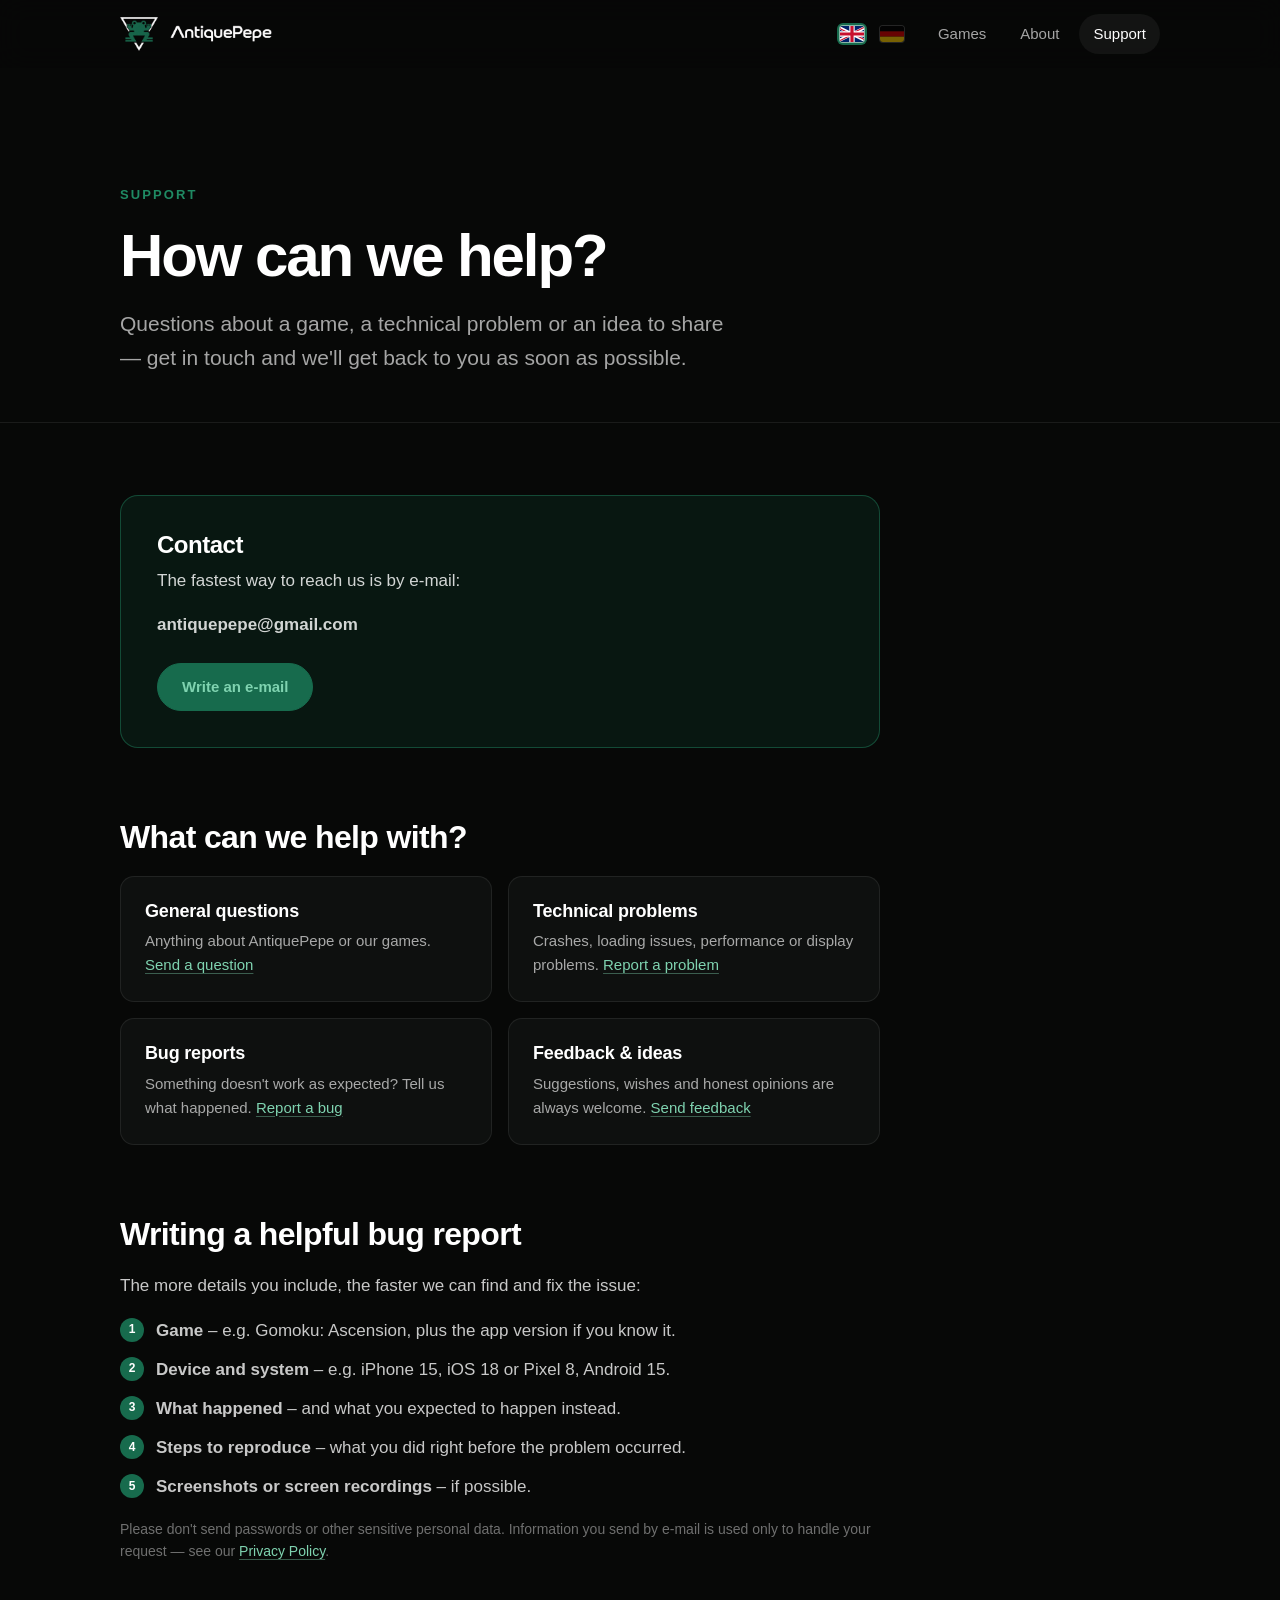
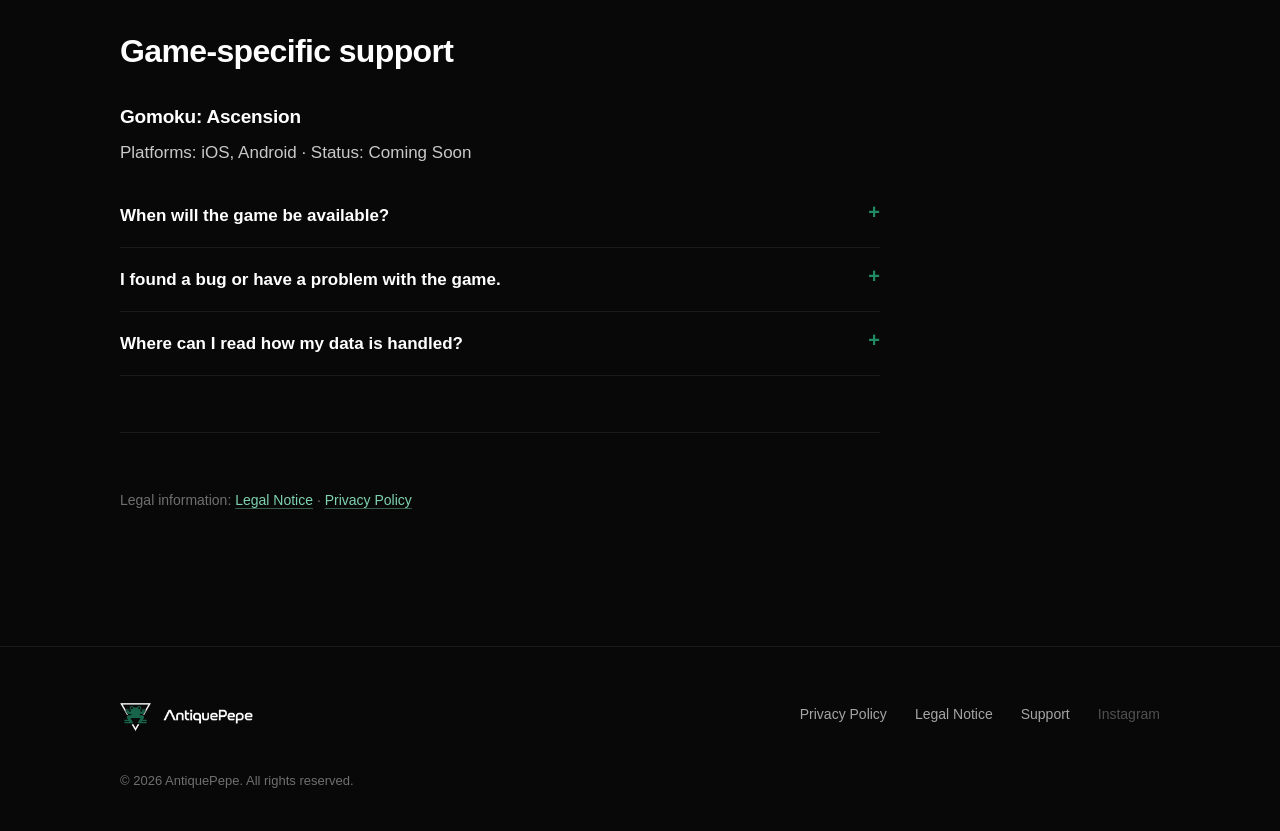
<file: support.html>
<!doctype html>
<html lang="en" class="no-js" data-title-key="support.title" data-desc-key="support.desc">
<head>
  <meta charset="utf-8">
  <meta name="viewport" content="width=device-width, initial-scale=1, viewport-fit=cover">
  <title>Support – AntiquePepe</title>
  <meta name="description" content="Support for AntiquePepe games: contact, technical problems, bug reports and feedback.">
  <meta name="theme-color" content="#070807">
  <!-- SUPPORT E-MAIL: put the real address here (e.g. support@example.com). Empty = placeholder shown. -->
  <meta name="support-email" content="antiquepepe@gmail.com">
  <link rel="canonical" href="https://antiquepepe.github.io/support.html">
  <link rel="icon" type="image/png" sizes="64x64" href="assets/logos/favicon-64.png">
  <link rel="apple-touch-icon" href="assets/logos/apple-touch-icon.png">
  <link rel="stylesheet" href="style.css?v=4">
  <script src="script.js?v=4" defer></script>
</head>
<body>
  <a class="skip-link" href="#main" data-i18n="skip">Skip to content</a>

  <header class="site-header">
    <div class="container header-inner">
      <a class="brand" href="./" aria-label="AntiquePepe – Home" data-i18n-attr="aria-label:home">
        <img src="assets/logos/antiquepepe-mark-sm.png" alt="" width="38" height="34">
        <img class="brand-wordmark" src="assets/logos/antiquepepe-wordmark-sm.png" alt="AntiquePepe" width="108" height="18">
      </a>
      <div class="header-right">
        <div class="lang-flags" role="group" aria-label="Language" data-i18n-attr="aria-label:lang.label">
          <button class="flag-btn" type="button" data-set-lang="en" lang="en" aria-pressed="false" aria-label="English" title="English">
            <svg viewBox="0 0 60 30" preserveAspectRatio="xMidYMid slice" aria-hidden="true"><clipPath id="flag-uk-clip"><path d="M30,15 h30 v15 z v15 h-30 z h-30 v-15 z v-15 h30 z"/></clipPath><rect width="60" height="30" fill="#012169"/><path d="M0,0 L60,30 M60,0 L0,30" stroke="#fff" stroke-width="6"/><path d="M0,0 L60,30 M60,0 L0,30" clip-path="url(#flag-uk-clip)" stroke="#C8102E" stroke-width="4"/><path d="M30,0 v30 M0,15 h60" stroke="#fff" stroke-width="10"/><path d="M30,0 v30 M0,15 h60" stroke="#C8102E" stroke-width="6"/></svg>
          </button>
          <button class="flag-btn" type="button" data-set-lang="de" lang="de" aria-pressed="false" aria-label="Deutsch" title="Deutsch">
            <svg viewBox="0 0 5 3" preserveAspectRatio="xMidYMid slice" aria-hidden="true"><rect width="5" height="1" fill="#000"/><rect y="1" width="5" height="1" fill="#DD0000"/><rect y="2" width="5" height="1" fill="#FFCE00"/></svg>
          </button>
        </div>
        <nav class="nav" aria-label="Main" data-i18n-attr="aria-label:nav.label">
          <button class="nav-toggle" type="button" aria-expanded="false" aria-controls="nav-list" aria-label="Open menu">
            <span class="nav-toggle-bar"></span><span class="nav-toggle-bar"></span><span class="nav-toggle-bar"></span>
          </button>
          <ul class="nav-list" id="nav-list">
            <li><a href="./#games" data-i18n="nav.games">Games</a></li>
            <li><a href="./#about" data-i18n="nav.about">About</a></li>
            <li><a href="support.html" aria-current="page" data-i18n="nav.support">Support</a></li>
          </ul>
        </nav>
      </div>
    </div>
  </header>

  <main id="main">
    <section class="page-hero">
      <div class="container">
        <span class="eyebrow" data-i18n="support.eyebrow">Support</span>
        <h1 data-i18n="support.h1">How can we help?</h1>
        <p class="lead" data-i18n="support.lead">Questions about a game, a technical problem or an idea to share — get in touch and we'll get back to you as soon as possible.</p>
      </div>
    </section>

    <div class="container">
      <div class="prose">

        <div class="contact-box">
          <h2 data-i18n="support.contact">Contact</h2>
          <p data-i18n="support.fastest">The fastest way to reach us is by e-mail:</p>
          <p><strong data-support-email>antiquepepe@gmail.com</strong></p>
          <a class="btn btn-primary" href="mailto:antiquepepe@gmail.com" data-mailto data-subject-key="mail.support" data-i18n="support.write">Write an e-mail</a>
        </div>

        <h2 data-i18n="support.helpWith">What can we help with?</h2>
        <div class="support-grid">
          <div class="support-card">
            <h3 data-i18n="support.general.t">General questions</h3>
            <p><span data-i18n="support.general.d">Anything about AntiquePepe or our games.</span> <a href="mailto:antiquepepe@gmail.com" data-mailto data-subject-key="mail.general" data-i18n="support.general.a">Send a question</a></p>
          </div>
          <div class="support-card">
            <h3 data-i18n="support.tech.t">Technical problems</h3>
            <p><span data-i18n="support.tech.d">Crashes, loading issues, performance or display problems.</span> <a href="mailto:antiquepepe@gmail.com" data-mailto data-subject-key="mail.tech" data-i18n="support.tech.a">Report a problem</a></p>
          </div>
          <div class="support-card">
            <h3 data-i18n="support.bug.t">Bug reports</h3>
            <p><span data-i18n="support.bug.d">Something doesn't work as expected? Tell us what happened.</span> <a href="mailto:antiquepepe@gmail.com" data-mailto data-subject-key="mail.bug" data-i18n="support.bug.a">Report a bug</a></p>
          </div>
          <div class="support-card">
            <h3 data-i18n="support.fb.t">Feedback &amp; ideas</h3>
            <p><span data-i18n="support.fb.d">Suggestions, wishes and honest opinions are always welcome.</span> <a href="mailto:antiquepepe@gmail.com" data-mailto data-subject-key="mail.feedback" data-i18n="support.fb.a">Send feedback</a></p>
          </div>
        </div>

        <h2 id="bug-report" data-i18n="support.report.h">Writing a helpful bug report</h2>
        <p data-i18n="support.report.p">The more details you include, the faster we can find and fix the issue:</p>
        <ol class="checklist">
          <li data-i18n-html="support.report.1"><strong>Game</strong> – e.g. Gomoku: Ascension, plus the app version if you know it.</li>
          <li data-i18n-html="support.report.2"><strong>Device and system</strong> – e.g. iPhone 15, iOS 18 or Pixel 8, Android 15.</li>
          <li data-i18n-html="support.report.3"><strong>What happened</strong> – and what you expected to happen instead.</li>
          <li data-i18n-html="support.report.4"><strong>Steps to reproduce</strong> – what you did right before the problem occurred.</li>
          <li data-i18n-html="support.report.5"><strong>Screenshots or screen recordings</strong> – if possible.</li>
        </ol>
        <p class="muted" data-i18n-html="support.report.note">Please don't send passwords or other sensitive personal data. Information you send by e-mail is used only to handle your request — see our <a href="privacy.html">Privacy Policy</a>.</p>

        <h2 id="games" data-i18n="support.games.h">Game-specific support</h2>

        <h3 id="gomoku-ascension">Gomoku: Ascension</h3>
        <p data-i18n="support.gomoku.meta">Platforms: iOS, Android · Status: Coming Soon</p>
        <details class="faq">
          <summary data-i18n="support.faq1.q">When will the game be available?</summary>
          <div><p data-i18n-html="support.faq1.a">Gomoku: Ascension is currently in development. Store links will appear on the <a href="./#gomoku-ascension">games page</a> as soon as it is released.</p></div>
        </details>
        <details class="faq">
          <summary data-i18n="support.faq2.q">I found a bug or have a problem with the game.</summary>
          <div><p data-i18n-html="support.faq2.a">Please <a href="mailto:antiquepepe@gmail.com" data-mailto data-subject="Gomoku: Ascension – Bug report">send us a bug report</a> with the details listed above.</p></div>
        </details>
        <details class="faq">
          <summary data-i18n="support.faq3.q">Where can I read how my data is handled?</summary>
          <div><p data-i18n-html="support.faq3.a">See the <a href="privacy.html#en-gomoku">Gomoku: Ascension section of our Privacy Policy</a>.</p></div>
        </details>

        <hr>
        <p class="muted" data-i18n-html="support.legal">Legal information: <a href="imprint.html">Legal Notice</a> · <a href="privacy.html">Privacy Policy</a></p>
      </div>
    </div>
  </main>

  <footer class="site-footer">
    <div class="container">
      <div class="footer-inner">
        <a class="footer-brand" href="./">
          <img src="assets/logos/antiquepepe-mark-sm.png" alt="" width="31" height="28">
          <img class="footer-wordmark" src="assets/logos/antiquepepe-wordmark-sm.png" alt="AntiquePepe" width="96" height="16">
        </a>
        <ul class="footer-links">
          <li><a href="privacy.html" data-i18n="footer.privacy">Privacy Policy</a></li>
          <li><a href="imprint.html" data-i18n="footer.imprint">Legal Notice</a></li>
          <li><a href="support.html" data-i18n="footer.support">Support</a></li>
          <li><a class="is-disabled" data-store-link data-href="" aria-disabled="true">Instagram</a></li>
        </ul>
      </div>
      <p class="copyright">© <span data-year>2026</span> AntiquePepe. <span data-i18n="footer.rights">All rights reserved.</span></p>
    </div>
  </footer>
</body>
</html>
</file>
<file: style.css>
/* ==========================================================================
   AntiquePepe — Developer Website
   Static, no external resources. System font stack only (no web fonts).
   ========================================================================== */

:root {
  --bg: #070807;
  --bg-elev: #0e100f;
  --bg-elev-2: #141715;
  --line: rgba(255, 255, 255, 0.08);
  --line-strong: rgba(255, 255, 255, 0.16);
  --text: #ffffff;
  --text-muted: rgba(255, 255, 255, 0.64);
  --text-faint: rgba(255, 255, 255, 0.42);
  --accent: #176b4d;
  --accent-bright: #1f8a63;
  --accent-soft: rgba(23, 107, 77, 0.16);
  --todo-bg: rgba(255, 196, 0, 0.12);
  --todo-line: rgba(255, 196, 0, 0.55);
  --todo-text: #ffd65c;

  --font: -apple-system, BlinkMacSystemFont, "Segoe UI Variable Display", "Segoe UI",
    "Inter", Roboto, "Helvetica Neue", Arial, sans-serif;
  --mono: ui-monospace, "SFMono-Regular", "Cascadia Mono", Consolas, monospace;

  --max: 1120px;
  --gutter: clamp(16px, 5vw, 40px);
  --radius: 14px;
  --header-h: 68px;
  --ease: cubic-bezier(0.2, 0.7, 0.2, 1);

  color-scheme: dark;
}

*,
*::before,
*::after { box-sizing: border-box; }

html {
  -webkit-text-size-adjust: 100%;
  scroll-behavior: smooth;
  scroll-padding-top: calc(var(--header-h) + 16px);
}

body {
  margin: 0;
  background: var(--bg);
  color: var(--text);
  font-family: var(--font);
  font-size: 17px;
  line-height: 1.6;
  -webkit-font-smoothing: antialiased;
  -moz-osx-font-smoothing: grayscale;
  text-rendering: optimizeLegibility;
  overflow-x: hidden;
}

img { max-width: 100%; display: block; }
a { color: inherit; }
::selection { background: var(--accent); color: #fff; }

:focus-visible {
  outline: 2px solid var(--accent-bright);
  outline-offset: 3px;
  border-radius: 6px;
}

.skip-link {
  position: absolute;
  left: 16px;
  top: -60px;
  z-index: 100;
  padding: 10px 16px;
  background: var(--accent);
  color: #fff;
  border-radius: 8px;
  text-decoration: none;
  transition: top 0.2s var(--ease);
}
.skip-link:focus { top: 12px; }

.container {
  width: 100%;
  max-width: var(--max);
  margin: 0 auto;
  padding: 0 var(--gutter);
}

/* ---------- Header ---------- */

.site-header {
  position: sticky;
  top: 0;
  z-index: 50;
  height: var(--header-h);
  background: rgba(7, 8, 7, 0.72);
  -webkit-backdrop-filter: saturate(140%) blur(14px);
  backdrop-filter: saturate(140%) blur(14px);
  border-bottom: 1px solid transparent;
  transition: border-color 0.3s var(--ease), background 0.3s var(--ease);
}
.site-header.is-scrolled { border-bottom-color: var(--line); }

.header-inner {
  height: 100%;
  display: flex;
  align-items: center;
  justify-content: space-between;
  gap: 24px;
}

.brand {
  display: inline-flex;
  align-items: center;
  gap: 12px;
  text-decoration: none;
  font-weight: 600;
  letter-spacing: 0.01em;
}
.brand img { width: auto; height: 34px; }
.brand .brand-wordmark { width: auto; height: 17px; }
@media (max-width: 340px) { .brand .brand-wordmark { display: none; } }

.header-right { display: flex; align-items: center; gap: 14px; }

/* Language flags */
.lang-flags { display: flex; align-items: center; gap: 4px; }
.flag-btn {
  display: grid;
  place-items: center;
  width: 36px;
  height: 36px;
  padding: 0;
  border: 0;
  border-radius: 8px;
  background: transparent;
  cursor: pointer;
  opacity: 0.45;
  transition: opacity 0.2s var(--ease), background 0.2s var(--ease);
}
.flag-btn svg {
  display: block;
  width: 24px;
  height: 16px;
  border-radius: 3px;
  box-shadow: 0 0 0 1px rgba(255, 255, 255, 0.28);
}
.flag-btn:hover { opacity: 0.85; background: rgba(255, 255, 255, 0.05); }
.flag-btn.is-active { opacity: 1; }
.flag-btn.is-active svg { box-shadow: 0 0 0 1px rgba(255, 255, 255, 0.5), 0 0 0 3px var(--accent); }
.no-js .lang-flags { display: none; }

.nav { display: flex; align-items: center; }
.nav-list {
  display: flex;
  gap: 6px;
  margin: 0;
  padding: 0;
  list-style: none;
}
.nav-list a {
  display: block;
  padding: 8px 14px;
  font-size: 15px;
  color: var(--text-muted);
  text-decoration: none;
  border-radius: 999px;
  transition: color 0.2s var(--ease), background 0.2s var(--ease);
}
.nav-list a:hover,
.nav-list a[aria-current="page"] { color: var(--text); background: rgba(255, 255, 255, 0.05); }

.nav-toggle {
  display: none;
  width: 44px;
  height: 44px;
  margin-right: -10px;
  padding: 0;
  border: 0;
  background: transparent;
  color: var(--text);
  cursor: pointer;
  border-radius: 10px;
}
.nav-toggle-bar {
  display: block;
  width: 22px;
  height: 2px;
  margin: 5px auto;
  background: currentColor;
  border-radius: 2px;
  transition: transform 0.3s var(--ease), opacity 0.2s var(--ease);
}
.nav-toggle[aria-expanded="true"] .nav-toggle-bar:nth-child(1) { transform: translateY(7px) rotate(45deg); }
.nav-toggle[aria-expanded="true"] .nav-toggle-bar:nth-child(2) { opacity: 0; }
.nav-toggle[aria-expanded="true"] .nav-toggle-bar:nth-child(3) { transform: translateY(-7px) rotate(-45deg); }

@media (max-width: 720px) {
  .nav-toggle { display: block; }
  .nav-list {
    position: fixed;
    top: var(--header-h);
    left: 0;
    right: 0;
    flex-direction: column;
    gap: 0;
    padding: 8px var(--gutter) 24px;
    background: rgba(7, 8, 7, 0.97);
    border-bottom: 1px solid var(--line);
    opacity: 0;
    visibility: hidden;
    transform: translateY(-8px);
    transition: opacity 0.25s var(--ease), transform 0.25s var(--ease), visibility 0.25s;
  }
  .nav.is-open .nav-list { opacity: 1; visibility: visible; transform: none; }
  .nav-list a { padding: 14px 4px; font-size: 18px; border-radius: 0; border-bottom: 1px solid var(--line); }
  .nav-list a:hover { background: transparent; }
  .no-js .nav-list { position: static; flex-direction: row; opacity: 1; visibility: visible; transform: none; padding: 0; background: none; border: 0; }
  .no-js .nav-toggle { display: none; }
  .no-js .nav-list a { font-size: 14px; padding: 6px 8px; border: 0; }
}

/* ---------- Typography ---------- */

.eyebrow {
  display: inline-block;
  margin: 0 0 16px;
  font-size: 13px;
  font-weight: 600;
  letter-spacing: 0.16em;
  text-transform: uppercase;
  color: var(--accent-bright);
}

h1, h2, h3 { margin: 0; font-weight: 650; letter-spacing: -0.02em; line-height: 1.12; }
h2 { font-size: clamp(30px, 4.4vw, 44px); }
h3 { font-size: 22px; letter-spacing: -0.01em; }
p { margin: 0 0 1em; }

.lead { font-size: clamp(18px, 2vw, 21px); color: var(--text-muted); max-width: 620px; }

/* ---------- Sections ---------- */

.section { padding: clamp(80px, 12vw, 140px) 0; }
.section + .section { border-top: 1px solid var(--line); }
.section-head { margin-bottom: clamp(40px, 6vw, 64px); max-width: 680px; }
.section-head p { margin-top: 16px; }

/* ---------- Hero ---------- */

.hero {
  position: relative;
  min-height: calc(100svh - var(--header-h));
  display: flex;
  align-items: center;
  padding: 72px 0 96px;
  overflow: hidden;
}
.hero::before {
  content: "";
  position: absolute;
  inset: auto -20% -40% -20%;
  height: 80%;
  background: radial-gradient(ellipse at 50% 100%, rgba(23, 107, 77, 0.22), transparent 62%);
  pointer-events: none;
}
.hero-inner { position: relative; text-align: center; }
.hero-mark { width: clamp(108px, 16vw, 156px); height: auto; margin: 0 auto 40px; }
.hero h1 {
  font-size: clamp(48px, 10vw, 104px);
  font-weight: 700;
  letter-spacing: -0.045em;
  line-height: 1;
}
.hero h1.hero-wordmark { line-height: 0; }
.hero-wordmark img { width: clamp(260px, 64vw, 620px); height: auto; margin: 0 auto; }
.hero-sub {
  margin: 22px 0 0;
  font-size: clamp(13px, 1.6vw, 15px);
  font-weight: 600;
  letter-spacing: 0.28em;
  text-transform: uppercase;
  color: var(--accent-bright);
}
.hero-tagline { margin: 22px auto 0; font-size: clamp(18px, 2.2vw, 22px); color: var(--text-muted); }
.hero-actions { margin-top: 44px; display: flex; gap: 12px; justify-content: center; flex-wrap: wrap; }

.scroll-cue {
  position: absolute;
  left: 50%;
  bottom: 28px;
  width: 1px;
  height: 44px;
  background: linear-gradient(var(--line-strong), transparent);
  transform: translateX(-50%);
}

/* ---------- Buttons ---------- */

.btn {
  display: inline-flex;
  align-items: center;
  justify-content: center;
  gap: 10px;
  min-height: 48px;
  padding: 0 24px;
  font: inherit;
  font-size: 15px;
  font-weight: 600;
  color: var(--text);
  text-decoration: none;
  border: 1px solid var(--line-strong);
  border-radius: 999px;
  background: transparent;
  cursor: pointer;
  transition: background 0.2s var(--ease), border-color 0.2s var(--ease), transform 0.2s var(--ease);
}
.btn:hover { border-color: rgba(255, 255, 255, 0.32); background: rgba(255, 255, 255, 0.04); }
.btn-primary { background: var(--accent); border-color: var(--accent); }
.btn-primary:hover { background: var(--accent-bright); border-color: var(--accent-bright); }

/* ---------- Games ---------- */

.games-grid { display: grid; gap: 32px; }

.game-card {
  display: grid;
  grid-template-columns: minmax(0, 1.15fr) minmax(0, 1fr);
  background: var(--bg-elev);
  border: 1px solid var(--line);
  border-radius: calc(var(--radius) + 6px);
  overflow: hidden;
}
@media (max-width: 860px) { .game-card { grid-template-columns: 1fr; } }

.game-body { padding: clamp(28px, 4vw, 48px); display: flex; flex-direction: column; }
.game-meta { display: flex; flex-wrap: wrap; gap: 8px; margin-bottom: 22px; }

.tag {
  display: inline-flex;
  align-items: center;
  gap: 6px;
  height: 28px;
  padding: 0 12px;
  font-size: 12.5px;
  font-weight: 600;
  letter-spacing: 0.04em;
  border: 1px solid var(--line-strong);
  border-radius: 999px;
  color: var(--text-muted);
}
.tag-status { border-color: rgba(31, 138, 99, 0.5); background: var(--accent-soft); color: #7fd3b0; }
.tag-status::before { content: ""; width: 6px; height: 6px; border-radius: 50%; background: currentColor; }

.game-title { font-size: clamp(28px, 3.6vw, 38px); }
.game-tagline { margin: 12px 0 28px; color: var(--text-muted); font-size: 18px; }

.store-buttons { display: flex; flex-wrap: wrap; gap: 12px; margin-top: auto; }

.store-btn {
  display: inline-flex;
  align-items: center;
  gap: 12px;
  min-height: 52px;
  padding: 8px 20px 8px 16px;
  color: var(--text);
  text-decoration: none;
  background: #000;
  border: 1px solid var(--line-strong);
  border-radius: 12px;
  transition: border-color 0.2s var(--ease), transform 0.2s var(--ease);
}
.store-btn svg { width: 24px; height: 24px; flex: none; fill: currentColor; }
.store-btn small { display: block; font-size: 11px; line-height: 1.2; color: var(--text-muted); }
.store-btn strong { display: block; font-size: 16px; line-height: 1.25; font-weight: 600; }
a.store-btn[href]:hover { border-color: rgba(255, 255, 255, 0.4); transform: translateY(-1px); }
.store-btn.is-disabled { opacity: 0.45; cursor: not-allowed; }
.store-btn.is-disabled .store-label { display: none; }
.store-btn.is-disabled small::before { content: attr(data-soon); }

/* Media (cover + screenshots) with graceful placeholders */

.game-media { background: var(--bg-elev-2); display: flex; flex-direction: column; }

.media-frame {
  position: relative;
  overflow: hidden;
  background:
    linear-gradient(135deg, rgba(23, 107, 77, 0.18), transparent 60%),
    var(--bg-elev-2);
}
.media-frame img { width: 100%; height: 100%; object-fit: cover; transition: opacity 0.5s var(--ease); }
.media-frame.is-loading img { opacity: 0; }
.media-frame .placeholder {
  position: absolute;
  inset: 0;
  display: none;
  flex-direction: column;
  align-items: center;
  justify-content: center;
  gap: 10px;
  padding: 16px;
  text-align: center;
  font-size: 13px;
  letter-spacing: 0.06em;
  color: var(--text-faint);
}
.media-frame .placeholder svg { width: 28px; height: 28px; stroke: currentColor; fill: none; stroke-width: 1.5; opacity: 0.7; }
.media-frame.is-missing img { display: none; }
.media-frame.is-missing .placeholder { display: flex; }

.media-cover { aspect-ratio: 16 / 10; flex: 1 1 auto; min-height: 260px; }

.screenshots {
  display: grid;
  grid-template-columns: repeat(4, minmax(0, 1fr));
  gap: 1px;
  background: var(--line);
  border-top: 1px solid var(--line);
}
.screenshots .media-frame { aspect-ratio: 9 / 16; }
.screenshots-landscape { grid-template-columns: repeat(2, minmax(0, 1fr)); }
.screenshots-landscape .media-frame { aspect-ratio: 16 / 9; }
.screenshots .placeholder { font-size: 11px; }
.screenshots .placeholder svg { width: 20px; height: 20px; }

/* "More to come" card */
.game-card-upcoming {
  display: flex;
  align-items: center;
  justify-content: center;
  min-height: 160px;
  padding: 32px;
  text-align: center;
  color: var(--text-faint);
  border-style: dashed;
  background: transparent;
}
.game-card-upcoming p { margin: 0; letter-spacing: 0.04em; }

/* ---------- About ---------- */

.about-grid {
  display: grid;
  grid-template-columns: minmax(0, 1fr) minmax(0, 1.2fr);
  gap: clamp(32px, 6vw, 96px);
  align-items: start;
}
@media (max-width: 860px) { .about-grid { grid-template-columns: 1fr; } }
.about-text p { color: var(--text-muted); font-size: 18px; }
.about-text p:first-child { color: var(--text); }

.pillars { display: grid; grid-template-columns: repeat(3, minmax(0, 1fr)); gap: 16px; margin-top: 48px; }
@media (max-width: 720px) { .pillars { grid-template-columns: 1fr; } }
.pillar { padding: 24px; border: 1px solid var(--line); border-radius: var(--radius); background: var(--bg-elev); }
.pillar h3 { font-size: 17px; margin-bottom: 8px; }
.pillar p { margin: 0; font-size: 15px; color: var(--text-muted); }

/* ---------- Support teaser (home) ---------- */

.cta-panel {
  display: flex;
  align-items: center;
  justify-content: space-between;
  gap: 32px;
  flex-wrap: wrap;
  padding: clamp(32px, 5vw, 56px);
  border: 1px solid var(--line);
  border-radius: calc(var(--radius) + 6px);
  background: linear-gradient(120deg, var(--accent-soft), transparent 70%), var(--bg-elev);
}
.cta-panel h2 { font-size: clamp(26px, 3.4vw, 36px); }
.cta-panel p { margin: 10px 0 0; color: var(--text-muted); }

/* ---------- Footer ---------- */

.site-footer { border-top: 1px solid var(--line); padding: 56px 0 40px; font-size: 14px; color: var(--text-muted); }
.footer-inner { display: flex; justify-content: space-between; align-items: flex-start; gap: 32px; flex-wrap: wrap; }
.footer-brand { display: flex; align-items: center; gap: 12px; color: var(--text); font-weight: 600; text-decoration: none; }
.footer-brand img { height: 28px; width: auto; }
.footer-brand .footer-wordmark { height: 15px; }
.footer-links { display: flex; flex-wrap: wrap; gap: 8px 28px; margin: 0; padding: 0; list-style: none; }
.footer-links a { text-decoration: none; transition: color 0.2s var(--ease); }
.footer-links a:hover { color: var(--text); }
.footer-links a.is-disabled { opacity: 0.45; cursor: not-allowed; }
.copyright { margin: 40px 0 0; color: var(--text-faint); font-size: 13px; }

/* ---------- Legal / content pages ---------- */

.page-hero { padding: clamp(64px, 10vw, 112px) 0 clamp(32px, 5vw, 48px); border-bottom: 1px solid var(--line); }
.page-hero h1 { font-size: clamp(38px, 6vw, 60px); letter-spacing: -0.035em; }
.page-hero h1 { overflow-wrap: break-word; -webkit-hyphens: auto; hyphens: auto; }
.page-hero .h1-sub { display: block; margin-top: 6px; font-size: 0.62em; letter-spacing: -0.02em; color: var(--text-muted); }
.page-hero p { margin: 18px 0 0; }

.prose { max-width: 760px; padding: clamp(40px, 6vw, 72px) 0 clamp(72px, 10vw, 120px); }
.prose h2 { font-size: clamp(26px, 3.4vw, 32px); margin: 64px 0 20px; padding-top: 8px; }
.prose h2:first-child { margin-top: 0; }
.prose h3 { font-size: 19px; margin: 36px 0 12px; }
.prose h4 { font-size: 16px; margin: 24px 0 8px; font-weight: 650; }
.prose p, .prose li { color: rgba(255, 255, 255, 0.78); }
.prose ul { padding-left: 20px; margin: 0 0 1em; }
.prose li { margin-bottom: 6px; }
.prose li::marker { color: var(--accent-bright); }
.prose a { color: #7fd3b0; text-decoration-color: rgba(127, 211, 176, 0.4); text-underline-offset: 3px; }
.prose a:hover { text-decoration-color: currentColor; }
.prose address { font-style: normal; color: rgba(255, 255, 255, 0.78); margin-bottom: 1em; }
.prose hr { border: 0; border-top: 1px solid var(--line); margin: 56px 0; }
.prose .muted { color: var(--text-faint); font-size: 14px; }

.notice {
  display: flex;
  gap: 14px;
  padding: 18px 20px;
  margin: 0 0 32px;
  font-size: 15px;
  border: 1px solid var(--todo-line);
  border-radius: var(--radius);
  background: var(--todo-bg);
  color: rgba(255, 255, 255, 0.88);
}
.notice strong { color: var(--todo-text); }
.notice p { margin: 0; color: inherit; }
.notice p + p { margin-top: 6px; }

/* Missing information markers — must be replaced before going live */
.todo {
  padding: 1px 6px;
  font-family: var(--mono);
  font-size: 0.86em;
  color: var(--todo-text);
  background: var(--todo-bg);
  border: 1px dashed var(--todo-line);
  border-radius: 5px;
  -webkit-box-decoration-break: clone;
  box-decoration-break: clone;
}

.toc {
  margin: 0 0 48px;
  padding: 20px 24px;
  border: 1px solid var(--line);
  border-radius: var(--radius);
  background: var(--bg-elev);
}
.toc p { margin: 0 0 8px; font-size: 13px; font-weight: 600; letter-spacing: 0.12em; text-transform: uppercase; color: var(--text-faint); }
.toc ol { margin: 0; padding-left: 20px; }
.toc li { margin: 4px 0; }

.lang-switch { display: inline-flex; gap: 4px; padding: 4px; margin-top: 28px; border: 1px solid var(--line-strong); border-radius: 999px; }
.lang-switch a { padding: 6px 16px; font-size: 14px; font-weight: 600; text-decoration: none; color: var(--text-muted); border-radius: 999px; }
.lang-switch a:hover { color: var(--text); }
.lang-switch a.is-active { background: var(--accent); color: #fff; }

.lang-block[hidden] { display: none; }
.no-js .lang-switch { display: none; }
.no-js .lang-block + .lang-block { margin-top: 96px; padding-top: 48px; border-top: 1px solid var(--line); }

a.is-disabled, .btn.is-disabled { opacity: 0.5; cursor: not-allowed; text-decoration: none; }
.btn.is-disabled:hover { background: transparent; border-color: var(--line-strong); }
.btn-primary.is-disabled:hover { background: var(--accent); border-color: var(--accent); }

/* Support page cards */
.support-grid { display: grid; grid-template-columns: repeat(2, minmax(0, 1fr)); gap: 16px; margin: 0 0 48px; }
@media (max-width: 720px) { .support-grid { grid-template-columns: 1fr; } }
.support-card { padding: 24px; border: 1px solid var(--line); border-radius: var(--radius); background: var(--bg-elev); }
.support-card h3 { font-size: 18px; margin: 0 0 8px; }
.support-card p { margin: 0; font-size: 15px; color: var(--text-muted); }

.contact-box {
  padding: clamp(24px, 4vw, 36px);
  border: 1px solid rgba(31, 138, 99, 0.45);
  border-radius: calc(var(--radius) + 4px);
  background: var(--accent-soft);
  margin-bottom: 48px;
}
.contact-box h2 { margin: 0 0 8px !important; font-size: 24px !important; padding: 0 !important; }
.contact-box p { color: rgba(255, 255, 255, 0.82); }
.contact-box .btn { margin-top: 8px; }

.checklist { list-style: none; padding: 0 !important; counter-reset: c; }
.checklist li { position: relative; padding-left: 36px; margin-bottom: 12px; }
.checklist li::before {
  counter-increment: c;
  content: counter(c);
  position: absolute;
  left: 0;
  top: 1px;
  width: 24px;
  height: 24px;
  display: grid;
  place-items: center;
  font-size: 12px;
  font-weight: 700;
  color: #fff;
  background: var(--accent);
  border-radius: 50%;
}

details.faq { border-bottom: 1px solid var(--line); }
details.faq summary { cursor: pointer; padding: 18px 0; font-weight: 600; list-style: none; display: flex; justify-content: space-between; gap: 16px; }
details.faq summary::-webkit-details-marker { display: none; }
details.faq summary::after { content: "+"; color: var(--accent-bright); font-size: 20px; line-height: 1; transition: transform 0.2s var(--ease); }
details.faq[open] summary::after { transform: rotate(45deg); }
details.faq > div { padding: 0 0 18px; }

/* ---------- Reveal animation ---------- */

.js .reveal { opacity: 0; transform: translateY(18px); transition: opacity 0.8s var(--ease), transform 0.8s var(--ease); }
.js .reveal.is-visible { opacity: 1; transform: none; }

.hero-inner > * { animation: rise 0.9s var(--ease) both; }
.hero-inner > *:nth-child(2) { animation-delay: 0.08s; }
.hero-inner > *:nth-child(3) { animation-delay: 0.16s; }
.hero-inner > *:nth-child(4) { animation-delay: 0.24s; }
.hero-inner > *:nth-child(5) { animation-delay: 0.32s; }
@keyframes rise { from { opacity: 0; transform: translateY(14px); } to { opacity: 1; transform: none; } }

@media (prefers-reduced-motion: reduce) {
  html { scroll-behavior: auto; }
  *, *::before, *::after { animation: none !important; transition: none !important; }
  .js .reveal { opacity: 1; transform: none; }
}

@media print {
  .site-header, .site-footer, .lang-switch, .skip-link { display: none !important; }
  body { background: #fff; color: #000; }
  .prose p, .prose li, .prose address { color: #000; }
  .lang-block[hidden] { display: block !important; }
}
</file>
